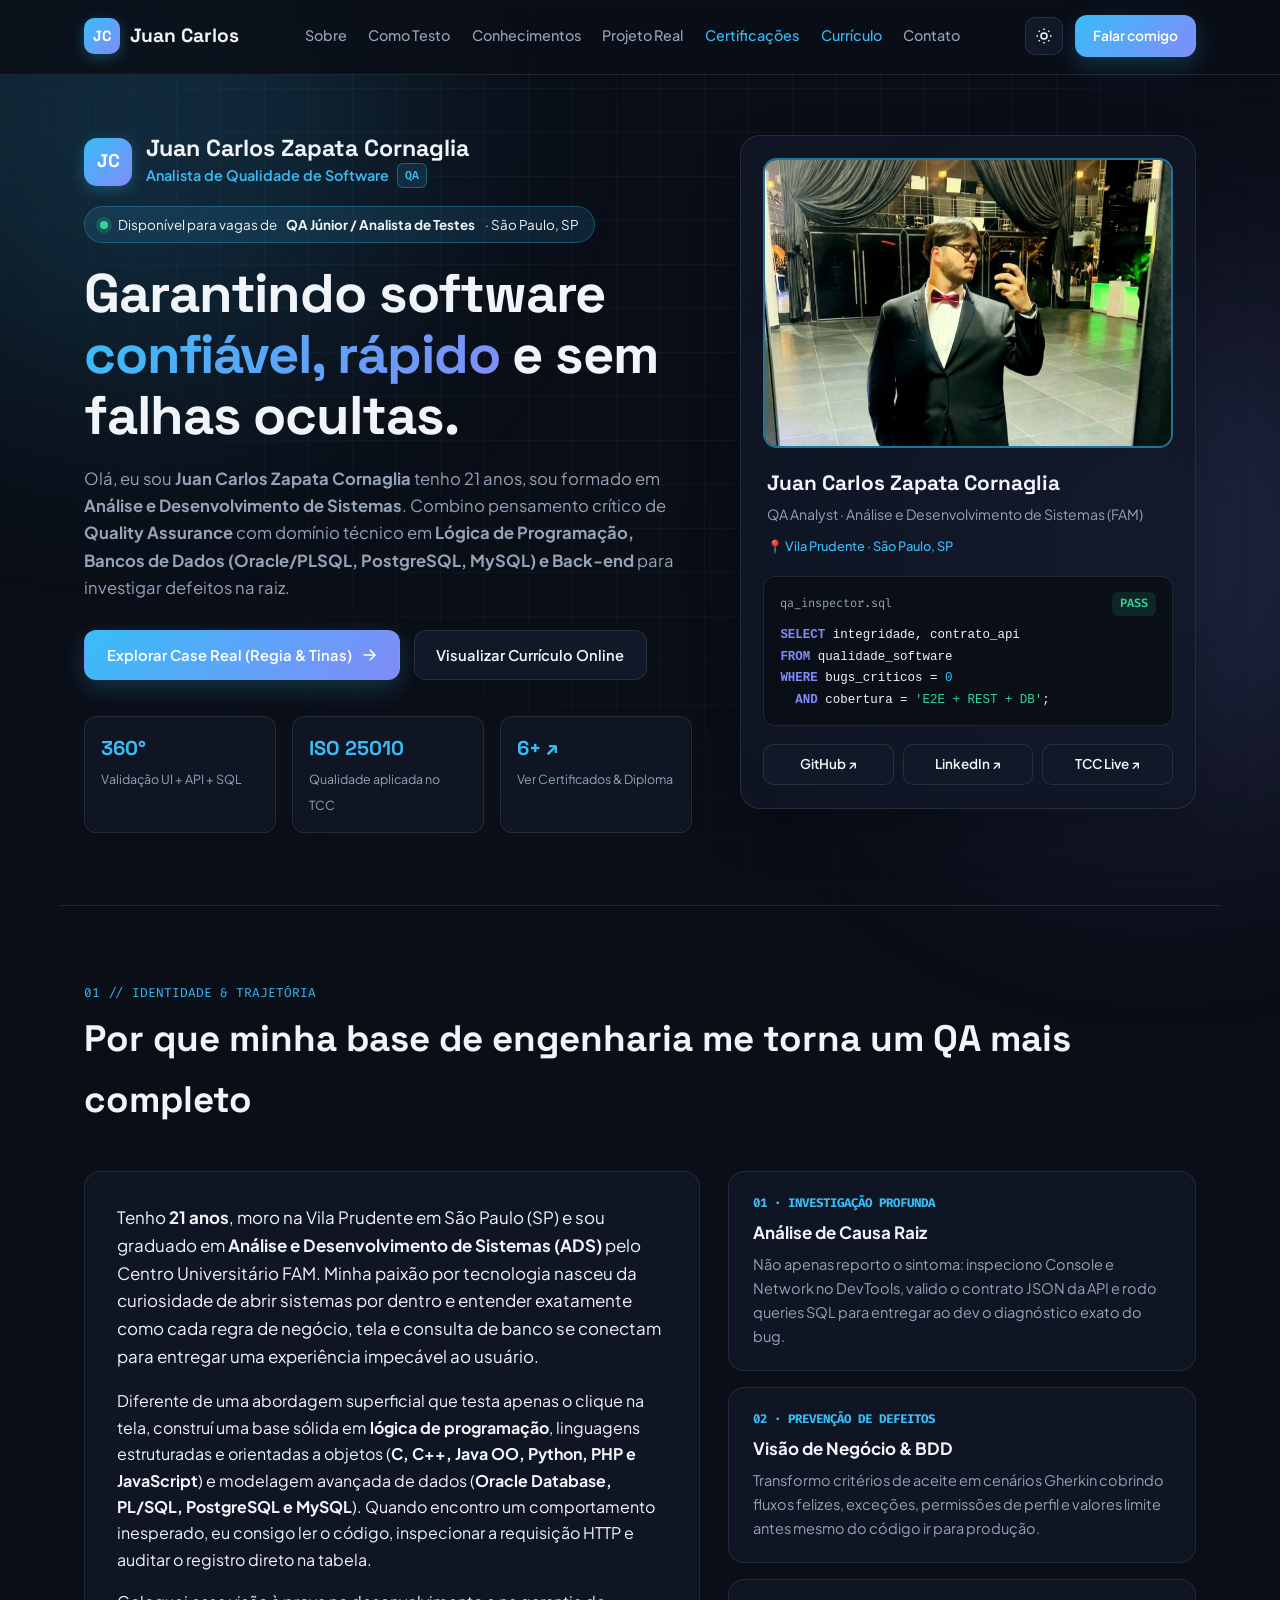
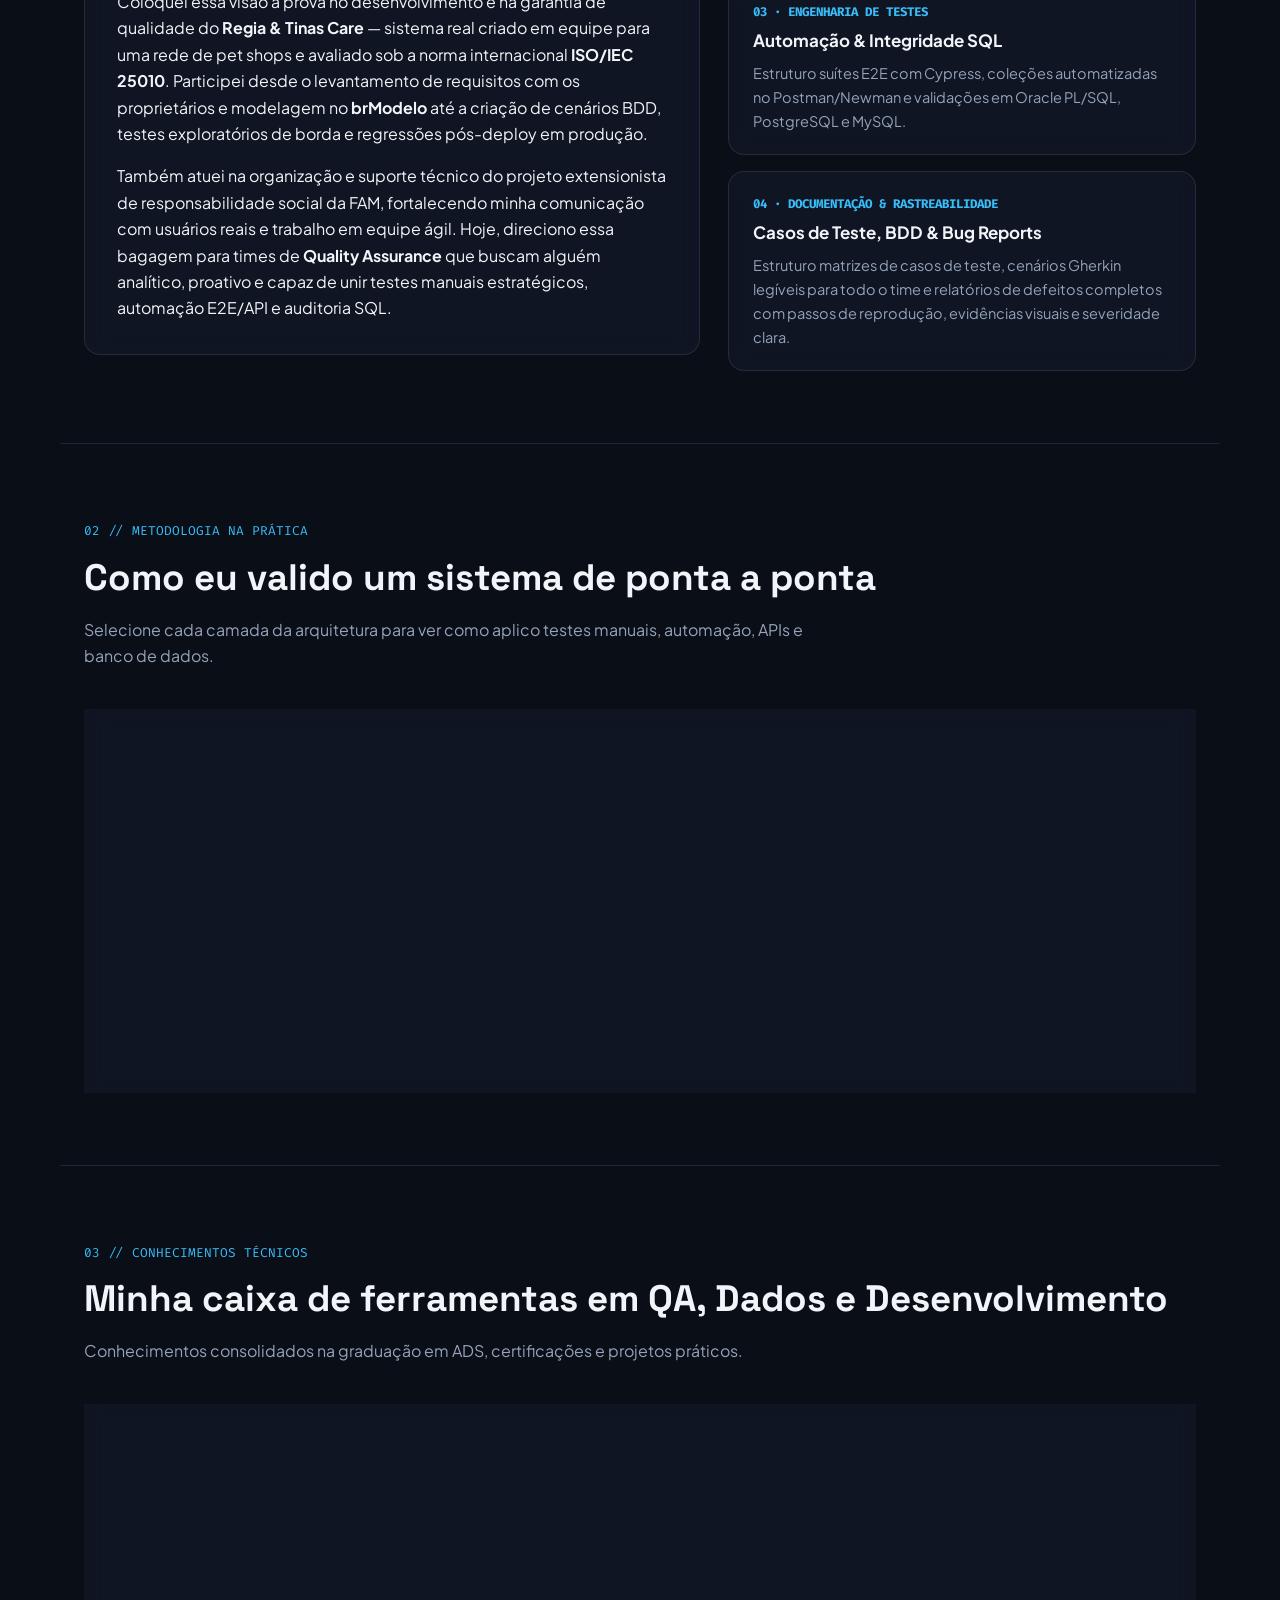
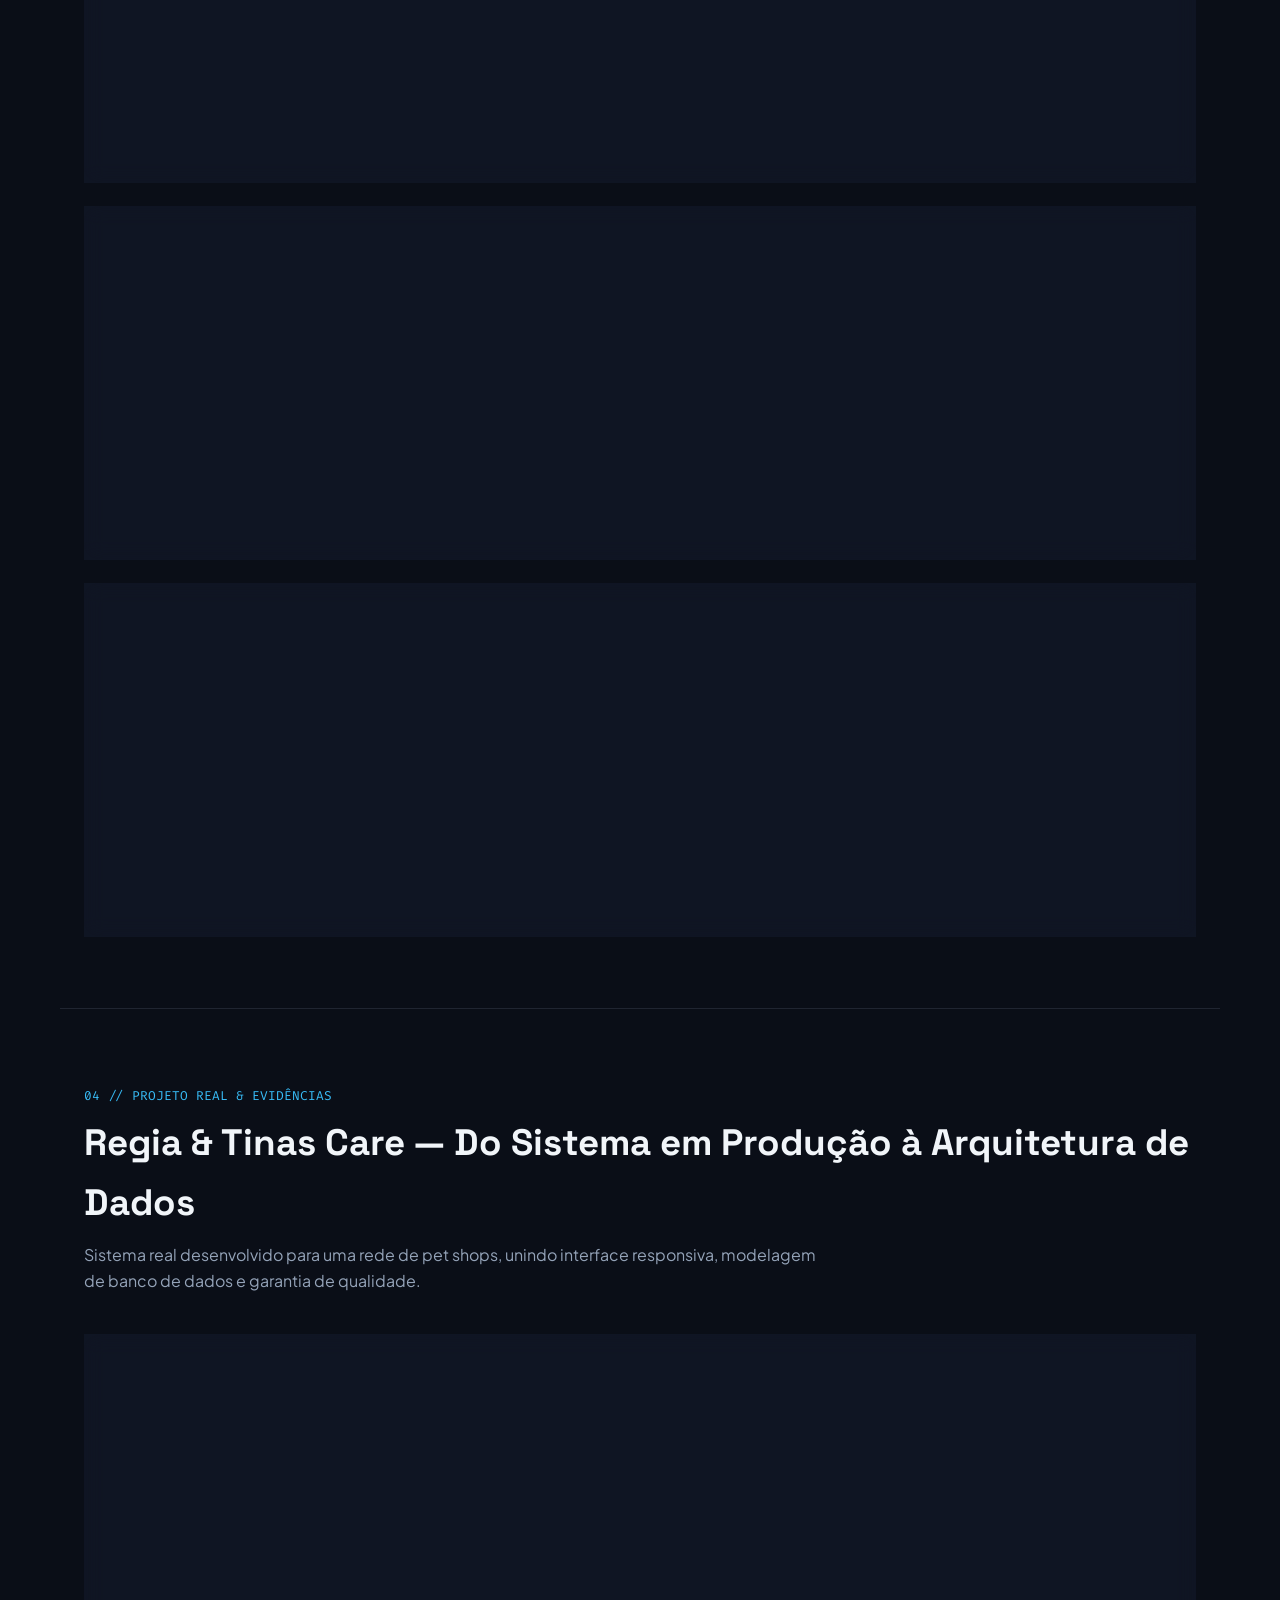
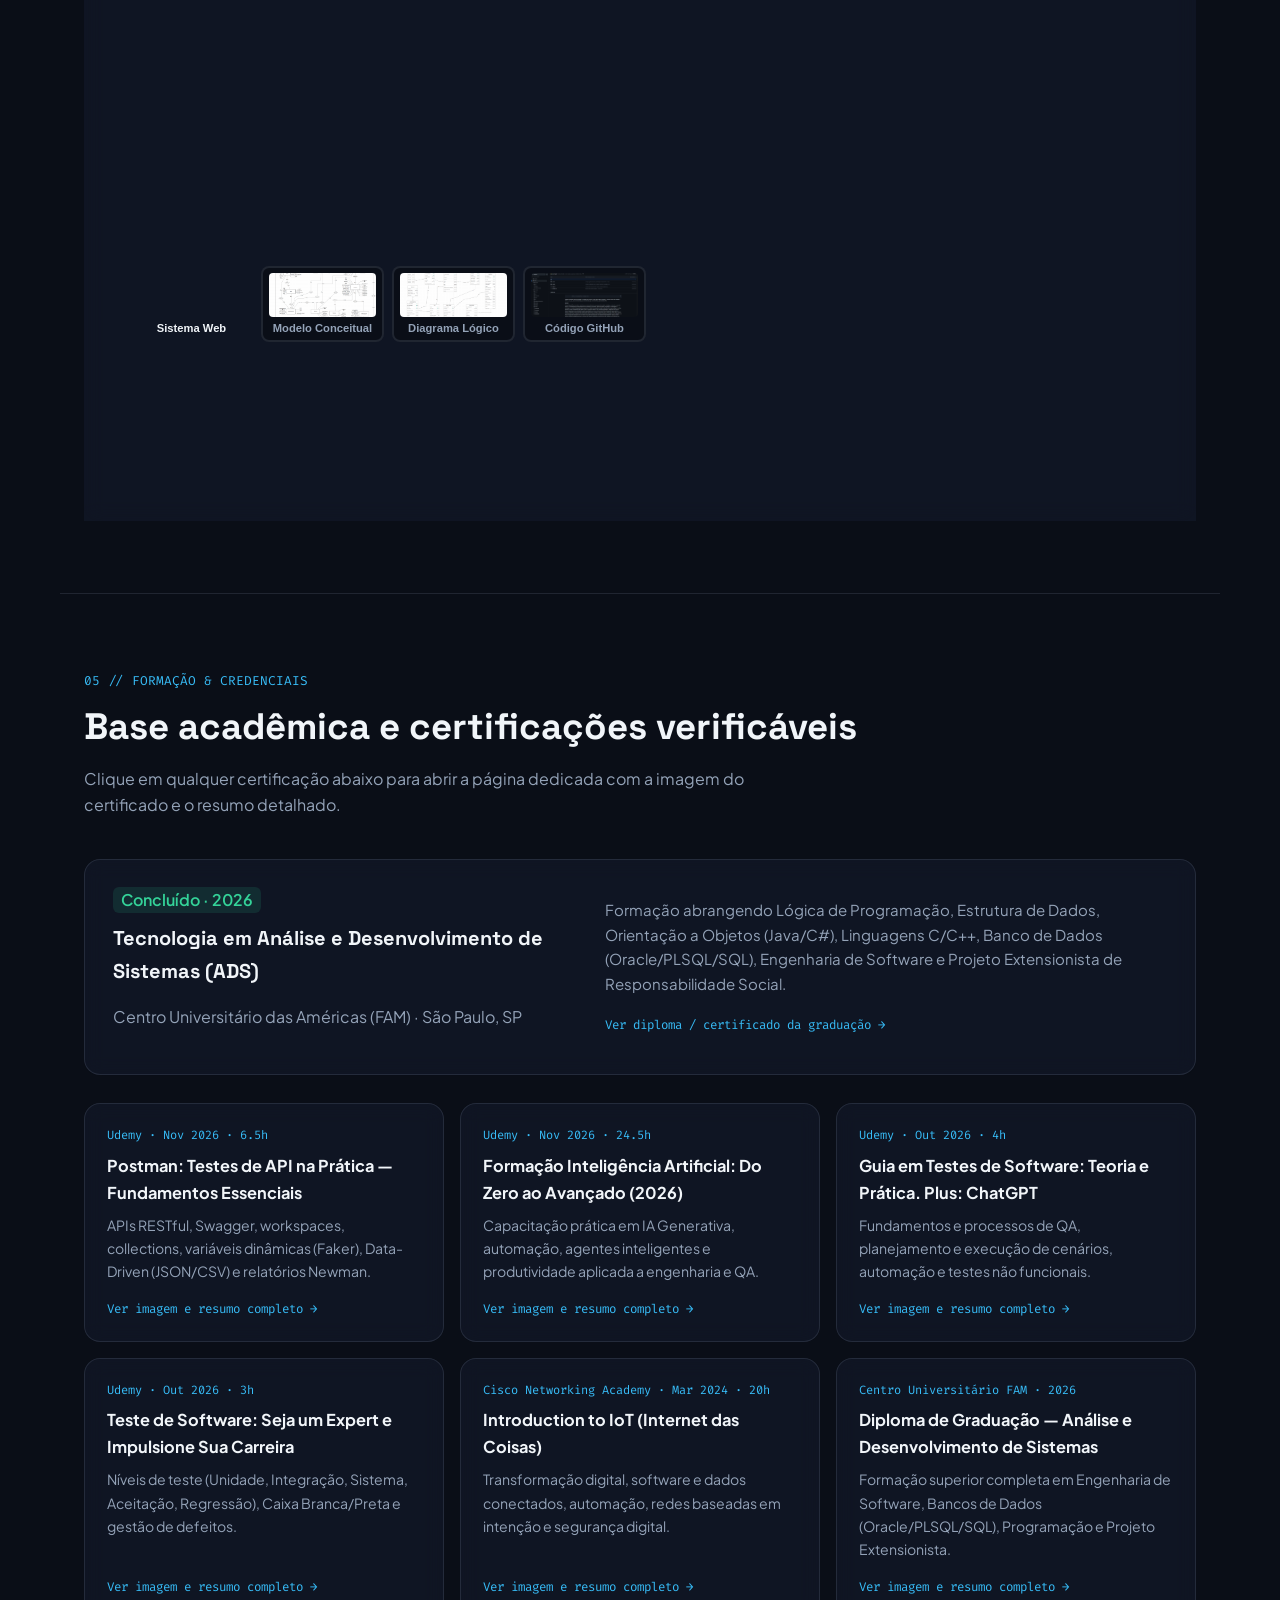
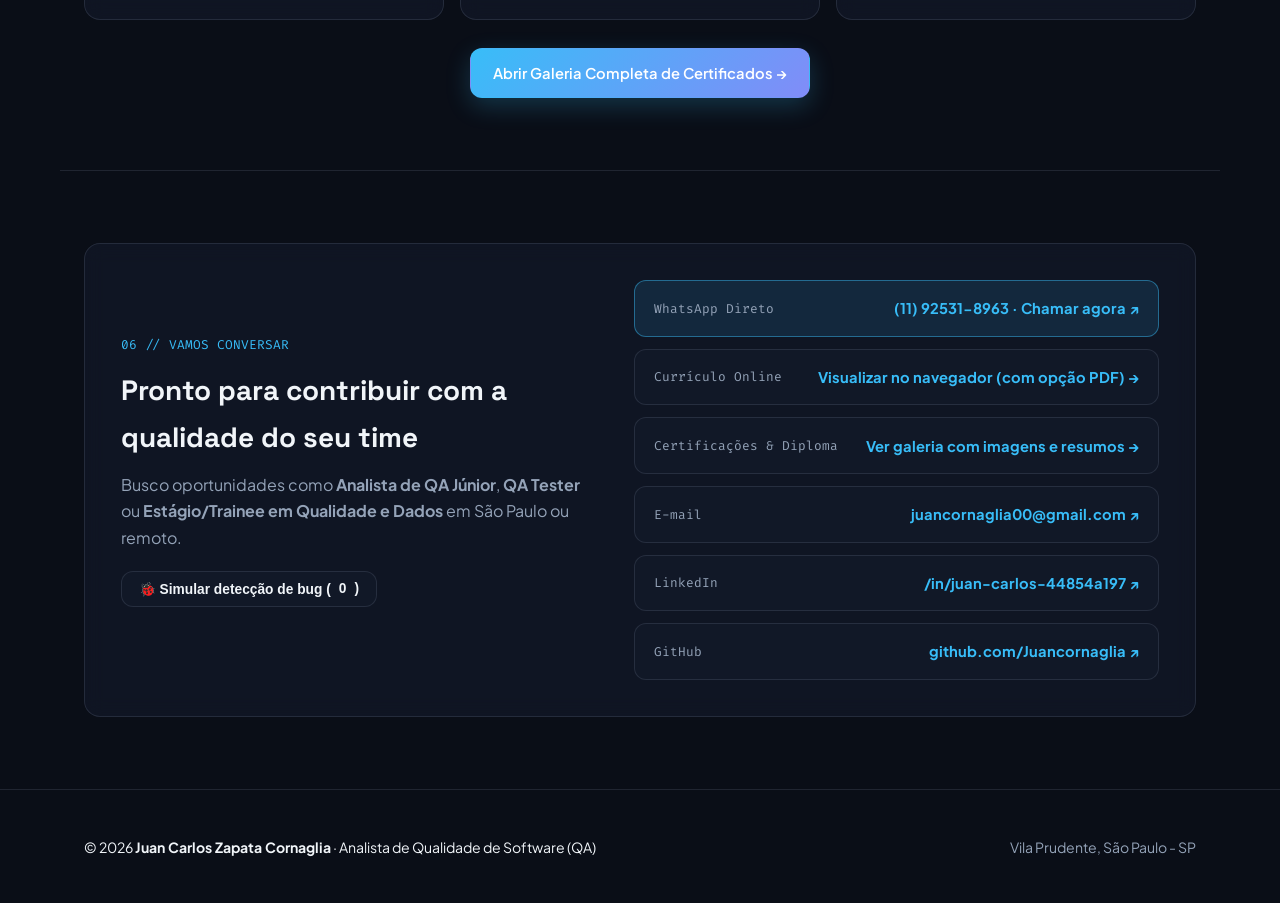
<file: portfolio-juan-qa-v7/index.html>
<!DOCTYPE html>
<html lang="pt-BR" data-theme="dark">
<head>
  <meta charset="UTF-8">
  <meta name="viewport" content="width=device-width, initial-scale=1.0">
  <title>Juan Carlos | Quality Assurance</title>
  <meta name="description" content="Portfólio de Juan Carlos Zapata Cornaglia — Analista de Garantia da Qualidade de Software (QA) com base sólida em Lógica de Programação, Oracle/PLSQL, PostgreSQL/MySQL, PHP, Java OO, C/C++, Python (IoT & Flask) e Automação E2E/API.">
  <meta name="theme-color" content="#0A0E17">

  <!-- Favicon com o ícone JC -->
  <link rel="icon" type="image/svg+xml" href="data:image/svg+xml,%3Csvg xmlns='http://www.w3.org/2000/svg' viewBox='0 0 64 64'%3E%3Cdefs%3E%3ClinearGradient id='g' x1='0' y1='0' x2='1' y2='1'%3E%3Cstop offset='0%25' stop-color='%2338bdf8'/%3E%3Cstop offset='100%25' stop-color='%23818cf8'/%3E%3C/linearGradient%3E%3C/defs%3E%3Crect width='64' height='64' rx='16' fill='url(%23g)'/%3E%3Ctext x='50%25' y='54%25' dominant-baseline='middle' text-anchor='middle' fill='%23ffffff' font-family='sans-serif' font-weight='800' font-size='28'%3EJC%3C/text%3E%3C/svg%3E">

  <link rel="preconnect" href="https://fonts.googleapis.com">
  <link rel="preconnect" href="https://fonts.gstatic.com" crossorigin>
  <link href="https://fonts.googleapis.com/css2?family=Space+Grotesk:wght@500;600;700&family=Plus+Jakarta+Sans:wght@400;500;600;700&family=Fira+Code:wght@400;500;600&display=swap" rel="stylesheet">
  <link rel="stylesheet" href="styles.css">
</head>
<body>
  <div class="bg-grid" aria-hidden="true"></div>
  <div class="bg-glow bg-glow--1" aria-hidden="true"></div>
  <div class="bg-glow bg-glow--2" aria-hidden="true"></div>

  <a class="skip-link" href="#main">Pular para o conteúdo</a>

  <!-- ============ HEADER ============ -->
  <header class="header">
    <div class="container header__inner">
      <a href="#inicio" class="logo">
        <span class="logo__badge">JC</span>
        <span class="logo__text">Juan Carlos</span>
      </a>

      <nav class="nav" id="nav-menu" aria-label="Menu principal">
        <a href="#sobre" class="nav__link">Sobre</a>
        <a href="#arquitetura-qa" class="nav__link">Como Testo</a>
        <a href="#stack" class="nav__link">Conhecimentos</a>
        <a href="#case-tcc" class="nav__link">Projeto Real</a>
        <a href="certificados.html" class="nav__link nav__link--highlight">Certificações</a>
        <a href="curriculo.html" class="nav__link nav__link--highlight">Currículo</a>
        <a href="#contato" class="nav__link">Contato</a>
      </nav>

      <div class="header__actions">
        <button type="button" class="theme-btn" id="theme-toggle" aria-label="Alternar tema claro ou escuro" title="Alternar tema">
          <svg class="icon-sun" viewBox="0 0 24 24"><circle cx="12" cy="12" r="4"></circle><path d="M12 2v2M12 20v2M4.9 4.9l1.4 1.4M17.7 17.7l1.4 1.4M2 12h2M20 12h2M4.9 19.1l1.4-1.4M17.7 6.3l1.4-1.4"></path></svg>
          <svg class="icon-moon" viewBox="0 0 24 24"><path d="M20 14.5A8 8 0 0 1 9.5 4 8 8 0 1 0 20 14.5z"></path></svg>
        </button>
        <a href="https://wa.me/5511925318963?text=Ol%C3%A1%20Juan%20Carlos!%20Vi%20seu%20portf%C3%B3lio%20de%20QA%20e%20gostaria%20de%20conversar." target="_blank" rel="noopener" class="btn btn--sm btn--primary hide-mobile">
          Falar comigo
        </a>
        <button type="button" class="burger" id="nav-toggle" aria-expanded="false" aria-controls="nav-menu" aria-label="Abrir navegação">
          <span></span><span></span><span></span>
        </button>
      </div>
    </div>
    <div class="progress-bar" id="scroll-progress"></div>
  </header>

  <main id="main">
    <!-- ============ HERO ============ -->
    <section class="hero container" id="inicio">
      <div class="hero__grid">
        <!-- Coluna Esquerda -->
        <div class="hero__main reveal">
          <div class="brand-hero">
            <span class="logo__badge logo__badge--lg">JC</span>
            <div>
              <span class="brand-hero__name">Juan Carlos Zapata Cornaglia</span>
              <span class="brand-hero__role">Analista de Qualidade de Software <em class="qa-pill">QA</em></span>
            </div>
          </div>

          <div class="status-pill">
            <span class="pulse"></span>
            Disponível para vagas de <strong>QA Júnior / Analista de Testes</strong> · São Paulo, SP
          </div>

          <h1 class="hero__title">
            Garantindo software <span class="gradient-text">confiável, rápido</span> e sem falhas ocultas.
          </h1>

          <p class="hero__desc">
            Olá, eu sou <strong>Juan Carlos Zapata Cornaglia</strong> tenho 21 anos, sou formado em <strong>Análise e Desenvolvimento de Sistemas</strong>. Combino pensamento crítico de <strong>Quality Assurance</strong> com domínio técnico em <strong>Lógica de Programação, Bancos de Dados (Oracle/PLSQL, PostgreSQL, MySQL) e Back-end</strong> para investigar defeitos na raiz.
          </p>

          <div class="hero__cta">
            <a href="#case-tcc" class="btn btn--primary">
              Explorar Case Real (Regia &amp; Tinas)
              <svg viewBox="0 0 24 24" class="btn-icon"><path d="M5 12h14M13 5l7 7-7 7"/></svg>
            </a>
            <a href="curriculo.html" class="btn btn--ghost">
              Visualizar Currículo Online
            </a>
          </div>

          <div class="hero__metrics">
            <div class="metric-box">
              <span class="metric-box__num">360°</span>
              <span class="metric-box__label">Validação UI + API + SQL</span>
            </div>
            <div class="metric-box">
              <span class="metric-box__num">ISO 25010</span>
              <span class="metric-box__label">Qualidade aplicada no TCC</span>
            </div>
            <a href="certificados.html" class="metric-box metric-box--link">
              <span class="metric-box__num">6+ ↗</span>
              <span class="metric-box__label">Ver Certificados &amp; Diploma</span>
            </a>
          </div>
        </div>

        <!-- Coluna Direita: Foto maior + textos abaixo -->
        <aside class="hero__card reveal">
          <div class="profile-card">
            <div class="profile-card__photo-frame">
              <img src="assets/img/juan.jpeg" alt="Foto de Juan Carlos Zapata Cornaglia" class="profile-card__photo" onerror="this.style.display='none'; this.nextElementSibling.style.display='flex';">
              <div class="profile-card__fallback" style="display:none;">JC</div>
            </div>

            <div class="profile-card__identity">
              <h2>Juan Carlos Zapata Cornaglia</h2>
              <p class="profile-card__subtitle">QA Analyst · Análise e Desenvolvimento de Sistemas (FAM)</p>
              <span class="loc-tag">📍 Vila Prudente · São Paulo, SP</span>
            </div>

            <div class="profile-card__code">
              <div class="code-header">
                <span>qa_inspector.sql</span>
                <span class="badge-ok">PASS</span>
              </div>
              <pre><code><span class="c-kw">SELECT</span> integridade, contrato_api
<span class="c-kw">FROM</span> qualidade_software
<span class="c-kw">WHERE</span> bugs_criticos = <span class="c-num">0</span>
  <span class="c-kw">AND</span> cobertura = <span class="c-str">'E2E + REST + DB'</span>;</code></pre>
            </div>

            <div class="profile-card__links">
              <a href="https://github.com/Juancornaglia" target="_blank" rel="noopener" aria-label="GitHub">GitHub ↗</a>
              <a href="https://www.linkedin.com/in/juan-carlos-44854a197/" target="_blank" rel="noopener" aria-label="LinkedIn">LinkedIn ↗</a>
              <a href="https://regia-tinas.onrender.com/" target="_blank" rel="noopener" aria-label="Site TCC">TCC Live ↗</a>
            </div>
          </div>
        </aside>
      </div>
    </section>

    <!-- ============ 01. SOBRE MIM (4 PILARES NA DIREITA) ============ -->
    <section class="section container" id="sobre">
      <div class="section-head reveal">
        <span class="kicker">01 // IDENTIDADE &amp; TRAJETÓRIA</span>
        <h2>Por que minha base de engenharia me torna um QA mais completo</h2>
      </div>

      <div class="about-grid">
        <div class="card about-story reveal">
          <p class="lead">
            Tenho <strong>21 anos</strong>, moro na Vila Prudente em São Paulo (SP) e sou graduado em <strong>Análise e Desenvolvimento de Sistemas (ADS)</strong> pelo Centro Universitário FAM. Minha paixão por tecnologia nasceu da curiosidade de abrir sistemas por dentro e entender exatamente como cada regra de negócio, tela e consulta de banco se conectam para entregar uma experiência impecável ao usuário.
          </p>
          <p>
            Diferente de uma abordagem superficial que testa apenas o clique na tela, construí uma base sólida em <strong>lógica de programação</strong>, linguagens estruturadas e orientadas a objetos (<strong>C, C++, Java OO, Python, PHP e JavaScript</strong>) e modelagem avançada de dados (<strong>Oracle Database, PL/SQL, PostgreSQL e MySQL</strong>). Quando encontro um comportamento inesperado, eu consigo ler o código, inspecionar a requisição HTTP e auditar o registro direto na tabela.
          </p>
          <p>
            Coloquei essa visão à prova no desenvolvimento e na garantia de qualidade do <strong>Regia &amp; Tinas Care</strong> — sistema real criado em equipe para uma rede de pet shops e avaliado sob a norma internacional <strong>ISO/IEC 25010</strong>. Participei desde o levantamento de requisitos com os proprietários e modelagem no <strong>brModelo</strong> até a criação de cenários BDD, testes exploratórios de borda e regressões pós-deploy em produção.
          </p>
          <p>
            Também atuei na organização e suporte técnico do projeto extensionista de responsabilidade social da FAM, fortalecendo minha comunicação com usuários reais e trabalho em equipe ágil. Hoje, direciono essa bagagem para times de <strong>Quality Assurance</strong> que buscam alguém analítico, proativo e capaz de unir testes manuais estratégicos, automação E2E/API e auditoria SQL.
          </p>
        </div>

        <div class="about-cards">
          <div class="card mini-feature reveal">
            <div class="mini-feature__icon">01 · INVESTIGAÇÃO PROFUNDA</div>
            <h3>Análise de Causa Raiz</h3>
            <p>Não apenas reporto o sintoma: inspeciono Console e Network no DevTools, valido o contrato JSON da API e rodo queries SQL para entregar ao dev o diagnóstico exato do bug.</p>
          </div>
          <div class="card mini-feature reveal">
            <div class="mini-feature__icon">02 · PREVENÇÃO DE DEFEITOS</div>
            <h3>Visão de Negócio &amp; BDD</h3>
            <p>Transformo critérios de aceite em cenários Gherkin cobrindo fluxos felizes, exceções, permissões de perfil e valores limite antes mesmo do código ir para produção.</p>
          </div>
          <div class="card mini-feature reveal">
            <div class="mini-feature__icon">03 · ENGENHARIA DE TESTES</div>
            <h3>Automação &amp; Integridade SQL</h3>
            <p>Estruturo suítes E2E com Cypress, coleções automatizadas no Postman/Newman e validações em Oracle PL/SQL, PostgreSQL e MySQL.</p>
          </div>
          <div class="card mini-feature reveal">
            <div class="mini-feature__icon">04 · DOCUMENTAÇÃO &amp; RASTREABILIDADE</div>
            <h3>Casos de Teste, BDD &amp; Bug Reports</h3>
            <p>Estruturo matrizes de casos de teste, cenários Gherkin legíveis para todo o time e relatórios de defeitos completos com passos de reprodução, evidências visuais e severidade clara.</p>
          </div>
        </div>
      </div>
    </section>

    <!-- ============ 02. LABORATÓRIO DE QA ============ -->
    <section class="section container" id="arquitetura-qa">
      <div class="section-head reveal">
        <span class="kicker">02 // METODOLOGIA NA PRÁTICA</span>
        <h2>Como eu valido um sistema de ponta a ponta</h2>
        <p class="section-sub">Selecione cada camada da arquitetura para ver como aplico testes manuais, automação, APIs e banco de dados.</p>
      </div>

      <div class="qa-lab card reveal">
        <div class="qa-lab__tabs" role="tablist" aria-label="Camadas de Teste">
          <button type="button" class="lab-tab is-active" role="tab" aria-selected="true" data-target="camada-ui">
            <span class="step-num">01</span> Interface &amp; Exploratório
          </button>
          <button type="button" class="lab-tab" role="tab" aria-selected="false" data-target="camada-e2e">
            <span class="step-num">02</span> Automação E2E (Cypress)
          </button>
          <button type="button" class="lab-tab" role="tab" aria-selected="false" data-target="camada-api">
            <span class="step-num">03</span> Contratos &amp; APIs REST
          </button>
          <button type="button" class="lab-tab" role="tab" aria-selected="false" data-target="camada-db">
            <span class="step-num">04</span> Banco de Dados &amp; PL/SQL
          </button>
        </div>

        <div class="qa-lab__body">
          <!-- Camada 1 -->
          <div class="lab-panel is-active" id="camada-ui">
            <div class="lab-panel__text">
              <h3>Testes Funcionais, Exploratórios e Relato de Bugs</h3>
              <p>Executo jornadas completas testando entradas inesperadas, valores negativos, campos vazios e responsividade. Todo defeito encontrado é documentado com passos de reprodução, evidência visual, logs de rede e impacto no negócio.</p>
              <ul class="check-list">
                <li>Smoke Tests, Testes Funcionais e Regressão pós-deploy</li>
                <li>Inspeção de requisições HTTP e erros JS via Chrome DevTools</li>
                <li>Escrita de cenários claros usando BDD / Gherkin</li>
              </ul>
            </div>
            <div class="lab-panel__demo">
              <div class="demo-box">
                <div class="demo-box__bar"><span>Relatório de Defeito · Jira</span><span class="badge-danger">Severidade: Alta</span></div>
                <div class="demo-box__content">
                  <p><strong>[BUG-108]</strong> Cadastro de produto permite quantidade negativa em estoque</p>
                  <p class="code-line">Input enviado: <code>quantidade = -5</code> | Esperado: <code>HTTP 400 / Bloqueio UI</code></p>
                  <p class="code-line">Evidência: Payload capturado + print + query de verificação no banco.</p>
                </div>
              </div>
            </div>
          </div>

          <!-- Camada 2 -->
          <div class="lab-panel" id="camada-e2e" hidden>
            <div class="lab-panel__text">
              <h3>Automação Web Ponta a Ponta com Cypress &amp; Pytest</h3>
              <p>Automatizo fluxos críticos repetitivos — como autenticação por perfil, agendamentos e movimentação de estoque — garantindo agilidade nas entregas sem quebrar funcionalidades existentes.</p>
              <ul class="check-list">
                <li>Seletores resilientes e asserções explícitas de estado</li>
                <li>Testes de fluxos positivos e mensagens de erro obrigatórias</li>
                <li>Integração com pipelines Git/GitHub</li>
              </ul>
            </div>
            <div class="lab-panel__demo">
              <div class="demo-box">
                <div class="demo-box__bar"><span>cypress/e2e/regia_tinas.cy.js</span><span class="badge-ok">4/4 Passing</span></div>
                <pre class="demo-code"><code><span class="c-ok">✓</span> autentica administrador e carrega unidade Matriz (0.41s)
<span class="c-ok">✓</span> bloqueia agendamento duplicado no mesmo horário (0.53s)
<span class="c-ok">✓</span> atualiza saldo de estoque após pedido aprovado (0.62s)
<span class="c-ok">✓</span> restringe acesso financeiro para perfil operacional (0.38s)</code></pre>
              </div>
            </div>
          </div>

          <!-- Camada 3 -->
          <div class="lab-panel" id="camada-api" hidden>
            <div class="lab-panel__text">
              <h3>Validação de APIs RESTful com Postman, Newman &amp; Swagger</h3>
              <p>Testo a comunicação direta entre cliente e servidor (Back-end Python/Flask e PHP), conferindo status codes, estrutura do JSON, autenticação por token/sessão e tratamento de exceções.</p>
              <ul class="check-list">
                <li>Validação de contratos OpenAPI / Swagger</li>
                <li>Testes orientados a dados (Data-Driven) e variáveis de ambiente</li>
                <li>Execução automatizada via linha de comando com Newman CLI</li>
              </ul>
            </div>
            <div class="lab-panel__demo">
              <div class="demo-box">
                <div class="demo-box__bar"><span>POST /api/v1/agendamentos</span><span class="badge-ok">201 Created · 94ms</span></div>
                <pre class="demo-code"><code>{
  "agendamento_id": 219,
  "unidade": "São Caetano",
  "servico": "Banho e Tosa",
  "status": "CONFIRMADO"
}
<span class="c-ok">✓ Status Code 201 | ✓ Schema validado | ✓ Tempo &lt; 200ms</span></code></pre>
              </div>
            </div>
          </div>

          <!-- Camada 4 -->
          <div class="lab-panel" id="camada-db" hidden>
            <div class="lab-panel__text">
              <h3>Auditoria de Dados em Oracle PL/SQL, PostgreSQL &amp; MySQL</h3>
              <p>Com conhecimento sólido em modelagem relacional e programação de banco de dados, valido se cada operação da aplicação respeitou constraints, chaves estrangeiras, triggers e regras de negócio.</p>
              <ul class="check-list">
                <li>Consultas complexas com JOINs e subqueries para auditar registros</li>
                <li>Conhecimento em Oracle Database, blocos PL/SQL, PostgreSQL e MySQL</li>
                <li>Modelagem conceitual e lógica (MER/DER) no brModelo</li>
              </ul>
            </div>
            <div class="lab-panel__demo">
              <div class="demo-box">
                <div class="demo-box__bar"><span>Oracle PL/SQL &amp; PostgreSQL Audit</span><span class="badge-ok">Integridade OK</span></div>
                <pre class="demo-code"><code><span class="c-kw">SELECT</span> l.nome_loja, p.nome_produto, p.quantidade_estoque
<span class="c-kw">FROM</span> produto p
<span class="c-kw">INNER JOIN</span> loja l <span class="c-kw">ON</span> p.id_loja = l.id_loja
<span class="c-kw">WHERE</span> p.quantidade_estoque &lt; <span class="c-num">0</span>;
<span class="c-ok">-- Resultado: 0 linhas retornadas (Constraint validada)</span></code></pre>
              </div>
            </div>
          </div>
        </div>
      </div>
    </section>

    <!-- ============ 03. CONHECIMENTOS & STACK COMPLETA ============ -->
    <section class="section container" id="stack">
      <div class="section-head reveal">
        <span class="kicker">03 // CONHECIMENTOS TÉCNICOS</span>
        <h2>Minha caixa de ferramentas em QA, Dados e Desenvolvimento</h2>
        <p class="section-sub">Conhecimentos consolidados na graduação em ADS, certificações e projetos práticos.</p>
      </div>

      <div class="skills-categories">
        <div class="card skill-group reveal">
          <div class="skill-group__head">
            <span class="group-tag">Qualidade de Software</span>
            <h3>Testes, Automação &amp; APIs</h3>
          </div>
          <div class="badge-grid">
            <div class="tech-pill"><strong>Qualidade de Software</strong><span>ISO/IEC 25010, Plano e Casos de Teste</span></div>
            <div class="tech-pill"><strong>Testes Manuais &amp; Exploratórios</strong><span>Smoke, Funcional, Regressão e Borda</span></div>
            <div class="tech-pill"><strong>Cypress</strong><span>Automação E2E em JavaScript</span></div>
            <div class="tech-pill"><strong>Postman &amp; Newman</strong><span>Testes e automação CLI de APIs REST</span></div>
            <div class="tech-pill"><strong>Swagger / OpenAPI</strong><span>Validação de contratos e endpoints</span></div>
            <div class="tech-pill"><strong>BDD / Gherkin</strong><span>Cenários orientados a comportamento</span></div>
            <div class="tech-pill"><strong>Pytest &amp; DevTools</strong><span>Automação Python e inspeção Web</span></div>
            <div class="tech-pill"><strong>Jira &amp; Metodologias Ágeis</strong><span>Scrum, Kanban e gestão de defeitos</span></div>
          </div>
        </div>

        <div class="card skill-group reveal">
          <div class="skill-group__head">
            <span class="group-tag">Dados &amp; Modelagem</span>
            <h3>Bancos de Dados &amp; PL/SQL</h3>
          </div>
          <div class="badge-grid">
            <div class="tech-pill"><strong>Oracle Database</strong><span>Arquitetura relacional e consultas</span></div>
            <div class="tech-pill"><strong>PL/SQL</strong><span>Procedures, functions, triggers e blocos</span></div>
            <div class="tech-pill"><strong>PostgreSQL</strong><span>Modelagem, constraints e produção</span></div>
            <div class="tech-pill"><strong>MySQL</strong><span>Bancos relacionais e integração Web</span></div>
            <div class="tech-pill"><strong>brModelo (MER / DER)</strong><span>Diagramas Conceitual e Lógico</span></div>
            <div class="tech-pill"><strong>Auditoria SQL</strong><span>Validação de integridade UI vs. Banco</span></div>
          </div>
        </div>

        <div class="card skill-group reveal">
          <div class="skill-group__head">
            <span class="group-tag">Engenharia &amp; Código</span>
            <h3>Programação, Web &amp; IoT</h3>
          </div>
          <div class="badge-grid">
            <div class="tech-pill"><strong>Lógica de Programação</strong><span>Algoritmos, estruturas de dados e análise</span></div>
            <div class="tech-pill"><strong>Java (Orientação a Objetos)</strong><span>Classes, herança, polimorfismo e POO</span></div>
            <div class="tech-pill"><strong>C &amp; C++</strong><span>Programação estruturada e memória</span></div>
            <div class="tech-pill"><strong>Python (Back-end &amp; IoT)</strong><span>Flask, scripts e Internet das Coisas</span></div>
            <div class="tech-pill"><strong>PHP (Back-end &amp; BD)</strong><span>Integração servidor e bancos relacionais</span></div>
            <div class="tech-pill"><strong>HTML5, CSS3 &amp; JavaScript</strong><span>Front-end responsivo e manipulação DOM</span></div>
            <div class="tech-pill"><strong>Git &amp; GitHub</strong><span>Controle de versão e repositórios</span></div>
            <div class="tech-pill"><strong>IA Aplicada</strong><span>ChatGPT, Gemini e Copilot para QA</span></div>
          </div>
        </div>
      </div>
    </section>

    <!-- ============ 04. CASE REAL + GALERIA NA ORDEM PEDIDA ============ -->
    <section class="section container" id="case-tcc">
      <div class="section-head reveal">
        <span class="kicker">04 // PROJETO REAL &amp; EVIDÊNCIAS</span>
        <h2>Regia &amp; Tinas Care — Do Sistema em Produção à Arquitetura de Dados</h2>
        <p class="section-sub">Sistema real desenvolvido para uma rede de pet shops, unindo interface responsiva, modelagem de banco de dados e garantia de qualidade.</p>
      </div>

      <div class="showcase card reveal">
        <div class="showcase__grid">
          <div class="showcase__media">
            <div class="media-viewer">
              <div class="media-viewer__top">
                <span id="viewer-title" class="viewer-title">1. Interface Web em Produção (Regia &amp; Tinas Care)</span>
                <button type="button" class="zoom-btn" id="open-lightbox" title="Ampliar imagem">⤢ Ampliar</button>
              </div>

              <div class="media-viewer__stage" id="stage-trigger">
                <img id="viewer-img" src="assets/img/site_regia.png" alt="Interface Web em Produção Regia e Tinas Care">
              </div>

              <div class="media-thumbs" role="tablist" aria-label="Galeria de evidências do projeto">
                <button type="button" class="thumb is-active" data-src="assets/img/site_regia.png" data-title="1. Interface Web em Produção (Regia &amp; Tinas Care)">
                  <img src="assets/img/site_regia.png" alt="Miniatura Sistema Web">
                  <span>Sistema Web</span>
                </button>
                <button type="button" class="thumb" data-src="assets/img/diagrma_conceitual.png" data-title="2. Modelo Conceitual MER (brModelo)">
                  <img src="assets/img/diagrma_conceitual.png" alt="Miniatura Modelo Conceitual">
                  <span>Modelo Conceitual</span>
                </button>
                <button type="button" class="thumb" data-src="assets/img/diagrama_logico.png" data-title="3. Diagrama Lógico Relacional (brModelo)">
                  <img src="assets/img/diagrama_logico.png" alt="Miniatura Diagrama Lógico">
                  <span>Diagrama Lógico</span>
                </button>
                <button type="button" class="thumb" data-src="assets/img/git_site.png" data-title="4. Repositório e Estrutura de Código no GitHub">
                  <img src="assets/img/git_site.png" alt="Miniatura GitHub">
                  <span>Código GitHub</span>
                </button>
              </div>
            </div>
          </div>

          <div class="showcase__info">
            <span class="badge-accent">Case Principal · TCC ADS (FAM)</span>
            <h3>Arquitetura, Banco de Dados e Testes em Produção</h3>
            <p>
              O <strong>Regia &amp; Tinas Care</strong> centraliza a operação de múltiplas unidades de pet shop: controle de estoque individual por loja, agendamentos de banho e tosa, cadastro de pets/tutores, gestão de funcionários e controle de pedidos/fornecedores.
            </p>

            <div class="deliverables">
              <div class="deliv-item">
                <strong>Modelagem &amp; SQL:</strong> Criação dos diagramas Conceitual e Lógico no <em>brModelo</em> e implementação completa em <em>PostgreSQL</em> com chaves primárias, estrangeiras e regras de integridade.
              </div>
              <div class="deliv-item">
                <strong>Garantia de Qualidade (ISO/IEC 25010):</strong> Planejamento de cenários BDD, testes exploratórios de regras de negócio (bloqueio de conflito de horários e estoque) e testes regressivos após cada deploy.
              </div>
            </div>

            <div class="tag-row">
              <span>PostgreSQL</span>
              <span>SQL</span>
              <span>brModelo</span>
              <span>Python (Flask)</span>
              <span>HTML/CSS/JS</span>
              <span>Testes E2E</span>
              <span>ISO/IEC 25010</span>
            </div>

            <div class="showcase__buttons">
              <a href="https://regia-tinas.onrender.com/" target="_blank" rel="noopener" class="btn btn--primary">Acessar Site ao Vivo ↗</a>
              <a href="https://github.com/Juancornaglia/Regia_tinas/tree/main/home" target="_blank" rel="noopener" class="btn btn--ghost">Código Front/Back ↗</a>
              <a href="https://github.com/Juancornaglia/BANCO_DE_DADOS_FACUL/blob/main/BANCO_DE_DADOS_FACUL.SQL" target="_blank" rel="noopener" class="btn btn--ghost">Script SQL Completo ↗</a>
            </div>

            <div class="brmodelo-links">
              <a href="https://app.brmodeloweb.com/publicview/6afba7cd59bb1e9d0a7dbd46" target="_blank" rel="noopener">Abrir Modelo Conceitual Online ↗</a>
              <span>•</span>
              <a href="https://app.brmodeloweb.com/publicview/6afba80859bb1e9d0a7dbd5e" target="_blank" rel="noopener">Abrir Diagrama Lógico Online ↗</a>
            </div>
          </div>
        </div>
      </div>
    </section>

    <!-- ============ 05. FORMAÇÃO & CERTIFICAÇÕES ============ -->
    <section class="section container" id="trajetoria">
      <div class="section-head reveal">
        <span class="kicker">05 // FORMAÇÃO &amp; CREDENCIAIS</span>
        <h2>Base acadêmica e certificações verificáveis</h2>
        <p class="section-sub">Clique em qualquer certificação abaixo para abrir a página dedicada com a imagem do certificado e o resumo detalhado.</p>
      </div>

      <a href="certificados.html#cert-faculdade" class="edu-banner card reveal">
        <div>
          <span class="badge-ok">Concluído · 2026</span>
          <h3>Tecnologia em Análise e Desenvolvimento de Sistemas (ADS)</h3>
          <p class="muted">Centro Universitário das Américas (FAM) · São Paulo, SP</p>
        </div>
        <div class="edu-banner__right">
          <p class="edu-banner__detail">
            Formação abrangendo Lógica de Programação, Estrutura de Dados, Orientação a Objetos (Java/C#), Linguagens C/C++, Banco de Dados (Oracle/PLSQL/SQL), Engenharia de Software e Projeto Extensionista de Responsabilidade Social.
          </p>
          <span class="cert-cta">Ver diploma / certificado da graduação →</span>
        </div>
      </a>

      <div class="certs-grid">
        <a href="certificados.html#cert-postman" class="card cert-item reveal">
          <span class="cert-meta">Udemy · Nov 2026 · 6.5h</span>
          <h4>Postman: Testes de API na Prática — Fundamentos Essenciais</h4>
          <p>APIs RESTful, Swagger, workspaces, collections, variáveis dinâmicas (Faker), Data-Driven (JSON/CSV) e relatórios Newman.</p>
          <span class="cert-cta">Ver imagem e resumo completo →</span>
        </a>

        <a href="certificados.html#cert-ia" class="card cert-item reveal">
          <span class="cert-meta">Udemy · Nov 2026 · 24.5h</span>
          <h4>Formação Inteligência Artificial: Do Zero ao Avançado (2026)</h4>
          <p>Capacitação prática em IA Generativa, automação, agentes inteligentes e produtividade aplicada a engenharia e QA.</p>
          <span class="cert-cta">Ver imagem e resumo completo →</span>
        </a>

        <a href="certificados.html#cert-guia-qa" class="card cert-item reveal">
          <span class="cert-meta">Udemy · Out 2026 · 4h</span>
          <h4>Guia em Testes de Software: Teoria e Prática. Plus: ChatGPT</h4>
          <p>Fundamentos e processos de QA, planejamento e execução de cenários, automação e testes não funcionais.</p>
          <span class="cert-cta">Ver imagem e resumo completo →</span>
        </a>

        <a href="certificados.html#cert-expert-qa" class="card cert-item reveal">
          <span class="cert-meta">Udemy · Out 2026 · 3h</span>
          <h4>Teste de Software: Seja um Expert e Impulsione Sua Carreira</h4>
          <p>Níveis de teste (Unidade, Integração, Sistema, Aceitação, Regressão), Caixa Branca/Preta e gestão de defeitos.</p>
          <span class="cert-cta">Ver imagem e resumo completo →</span>
        </a>

        <a href="certificados.html#cert-iot" class="card cert-item reveal">
          <span class="cert-meta">Cisco Networking Academy · Mar 2024 · 20h</span>
          <h4>Introduction to IoT (Internet das Coisas)</h4>
          <p>Transformação digital, software e dados conectados, automação, redes baseadas em intenção e segurança digital.</p>
          <span class="cert-cta">Ver imagem e resumo completo →</span>
        </a>

        <a href="certificados.html#cert-faculdade" class="card cert-item reveal">
          <span class="cert-meta">Centro Universitário FAM · 2026</span>
          <h4>Diploma de Graduação — Análise e Desenvolvimento de Sistemas</h4>
          <p>Formação superior completa em Engenharia de Software, Bancos de Dados (Oracle/PLSQL/SQL), Programação e Projeto Extensionista.</p>
          <span class="cert-cta">Ver imagem e resumo completo →</span>
        </a>
      </div>

      <div class="certs-footer-cta reveal">
        <a href="certificados.html" class="btn btn--primary">Abrir Galeria Completa de Certificados →</a>
      </div>
    </section>

    <!-- ============ 06. CONTATO ============ -->
    <section class="section container" id="contato">
      <div class="contact-card card reveal">
        <div class="contact-card__left">
          <span class="kicker">06 // VAMOS CONVERSAR</span>
          <h2>Pronto para contribuir com a qualidade do seu time</h2>
          <p>Busco oportunidades como <strong>Analista de QA Júnior</strong>, <strong>QA Tester</strong> ou <strong>Estágio/Trainee em Qualidade e Dados</strong> em São Paulo ou remoto.</p>

          <div class="bug-mini">
            <button type="button" class="btn btn--sm btn--ghost" id="bug-hunt-btn">
              🐞 Simular detecção de bug (<span id="bug-counter">0</span>)
            </button>
            <span id="bug-msg" class="bug-msg" aria-live="polite"></span>
          </div>
        </div>

        <div class="contact-card__right">
          <a href="https://wa.me/5511925318963?text=Ol%C3%A1%20Juan%20Carlos!%20Vi%20seu%20portf%C3%B3lio%20de%20QA%20e%20gostaria%20de%20conversar." target="_blank" rel="noopener" class="contact-row contact-row--highlight">
            <span>WhatsApp Direto</span>
            <strong>(11) 92531-8963 · Chamar agora ↗</strong>
          </a>
          <a href="curriculo.html" class="contact-row">
            <span>Currículo Online</span>
            <strong>Visualizar no navegador (com opção PDF) →</strong>
          </a>
          <a href="certificados.html" class="contact-row">
            <span>Certificações &amp; Diploma</span>
            <strong>Ver galeria com imagens e resumos →</strong>
          </a>
          <a href="mailto:juancornaglia00@gmail.com" class="contact-row">
            <span>E-mail</span>
            <strong>juancornaglia00@gmail.com ↗</strong>
          </a>
          <a href="https://www.linkedin.com/in/juan-carlos-44854a197/" target="_blank" rel="noopener" class="contact-row">
            <span>LinkedIn</span>
            <strong>/in/juan-carlos-44854a197 ↗</strong>
          </a>
          <a href="https://github.com/Juancornaglia" target="_blank" rel="noopener" class="contact-row">
            <span>GitHub</span>
            <strong>github.com/Juancornaglia ↗</strong>
          </a>
        </div>
      </div>
    </section>
  </main>

  <!-- ============ LIGHTBOX MODAL ============ -->
  <div class="lightbox" id="lightbox" aria-hidden="true" role="dialog" aria-label="Visualização ampliada">
    <div class="lightbox__backdrop" id="lightbox-close-bg"></div>
    <div class="lightbox__dialog">
      <div class="lightbox__bar">
        <span id="lightbox-caption">Interface Web em Produção</span>
        <button type="button" class="lightbox__close" id="lightbox-close" aria-label="Fechar">✕</button>
      </div>
      <div class="lightbox__body">
        <img id="lightbox-img" src="assets/img/site_regia.png" alt="Imagem ampliada">
      </div>
    </div>
  </div>

  <footer class="footer">
    <div class="container footer__inner">
      <p>© 2026 <strong>Juan Carlos Zapata Cornaglia</strong> · Analista de Qualidade de Software (QA)</p>
      <p class="muted">Vila Prudente, São Paulo - SP</p>
    </div>
  </footer>

  <script src="script.js"></script>
</body>
</html>
</file>
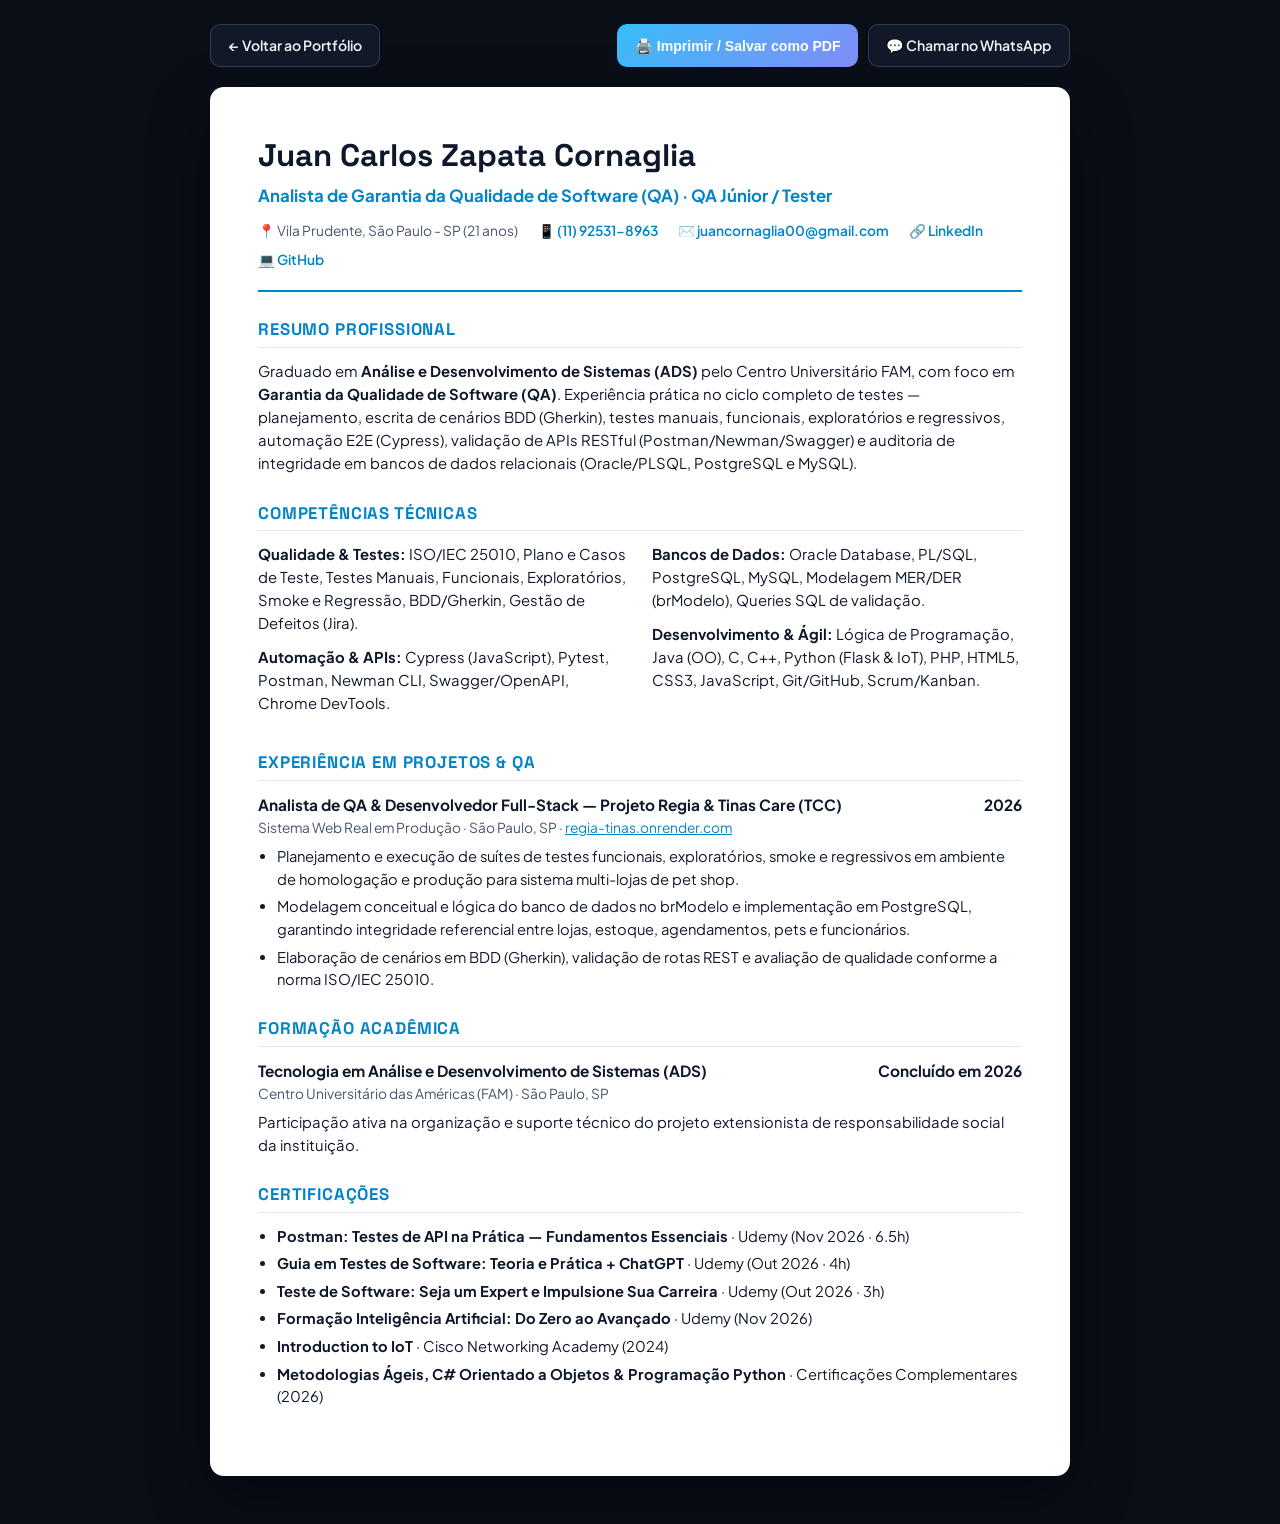
<file: portfolio-juan-qa-v7/curriculo/index.html>
<!DOCTYPE html>
<html lang="pt-BR">
<head>
  <meta charset="UTF-8">
  <meta name="viewport" content="width=device-width, initial-scale=1.0">
  <title>Currículo | Juan Carlos Zapata Cornaglia — Analista de QA</title>
  <link rel="icon" type="image/svg+xml" href="data:image/svg+xml,%3Csvg xmlns='http://www.w3.org/2000/svg' viewBox='0 0 64 64'%3E%3Cdefs%3E%3ClinearGradient id='g' x1='0' y1='0' x2='1' y2='1'%3E%3Cstop offset='0%25' stop-color='%2338bdf8'/%3E%3Cstop offset='100%25' stop-color='%23818cf8'/%3E%3C/linearGradient%3E%3C/defs%3E%3Crect width='64' height='64' rx='16' fill='url(%23g)'/%3E%3Ctext x='50%25' y='54%25' dominant-baseline='middle' text-anchor='middle' fill='%23ffffff' font-family='sans-serif' font-weight='800' font-size='28'%3EJC%3C/text%3E%3C/svg%3E">
  <link rel="preconnect" href="https://fonts.googleapis.com">
  <link rel="preconnect" href="https://fonts.gstatic.com" crossorigin>
  <link href="https://fonts.googleapis.com/css2?family=Space+Grotesk:wght@600;700&family=Plus+Jakarta+Sans:wght@400;500;600;700&display=swap" rel="stylesheet">
  <style>
    :root {
      --bg: #0a0e17;
      --paper: #ffffff;
      --ink: #0f172a;
      --muted: #475569;
      --accent: #0284c7;
      --border: #e2e8f0;
    }
    * { box-sizing: border-box; }
    body {
      margin: 0;
      font-family: 'Plus Jakarta Sans', sans-serif;
      background: var(--bg);
      color: var(--ink);
      line-height: 1.55;
      padding: 1.5rem 1rem 3rem;
    }
    .toolbar {
      max-width: 860px;
      margin: 0 auto 1.25rem;
      display: flex;
      justify-content: space-between;
      align-items: center;
      flex-wrap: wrap;
      gap: 0.75rem;
    }
    .toolbar a, .toolbar button {
      display: inline-flex;
      align-items: center;
      gap: 0.45rem;
      padding: 0.6rem 1.1rem;
      border-radius: 10px;
      font-weight: 600;
      font-size: 0.88rem;
      text-decoration: none;
      cursor: pointer;
      border: 1px solid rgba(148, 163, 184, 0.25);
      background: #111827;
      color: #f1f5f9;
    }
    .toolbar .btn-accent {
      background: linear-gradient(135deg, #38bdf8, #818cf8);
      color: #ffffff;
      border: none;
    }
    .paper {
      max-width: 860px;
      margin: 0 auto;
      background: var(--paper);
      border-radius: 14px;
      padding: 2.75rem 3rem;
      box-shadow: 0 24px 60px rgba(0, 0, 0, 0.45);
    }
    .cv-header {
      border-bottom: 2px solid var(--accent);
      padding-bottom: 1.25rem;
      margin-bottom: 1.5rem;
    }
    .cv-header h1 {
      font-family: 'Space Grotesk', sans-serif;
      margin: 0 0 0.25rem;
      font-size: 1.95rem;
      color: var(--ink);
    }
    .cv-role {
      font-weight: 700;
      color: var(--accent);
      font-size: 1.05rem;
      margin: 0 0 0.65rem;
    }
    .cv-contact {
      display: flex;
      flex-wrap: wrap;
      gap: 0.5rem 1.25rem;
      font-size: 0.86rem;
      color: var(--muted);
    }
    .cv-contact a {
      color: var(--accent);
      text-decoration: none;
      font-weight: 600;
    }
    section {
      margin-bottom: 1.5rem;
    }
    h2 {
      font-family: 'Space Grotesk', sans-serif;
      font-size: 1.05rem;
      text-transform: uppercase;
      letter-spacing: 0.05em;
      color: var(--accent);
      border-bottom: 1px solid var(--border);
      padding-bottom: 0.3rem;
      margin: 0 0 0.75rem;
    }
    p { margin: 0 0 0.65rem; font-size: 0.93rem; }
    ul { margin: 0.35rem 0 0.75rem; padding-left: 1.2rem; font-size: 0.92rem; }
    li { margin-bottom: 0.3rem; }
    .skills-cols {
      display: grid;
      grid-template-columns: repeat(2, 1fr);
      gap: 0.75rem 1.5rem;
      font-size: 0.9rem;
    }
    .item-head {
      display: flex;
      justify-content: space-between;
      flex-wrap: wrap;
      gap: 0.5rem;
      font-weight: 700;
      font-size: 0.96rem;
    }
    .item-sub {
      color: var(--muted);
      font-size: 0.86rem;
      margin-bottom: 0.4rem;
    }
    @media (max-width: 680px) {
      .paper { padding: 1.75rem 1.35rem; }
      .skills-cols { grid-template-columns: 1fr; }
    }
    @media print {
      body { background: #ffffff; padding: 0; }
      .toolbar { display: none; }
      .paper { box-shadow: none; padding: 0; max-width: 100%; }
    }
  </style>
</head>
<body>
  <div class="toolbar">
    <a href="../index.html">← Voltar ao Portfólio</a>
    <div style="display:flex; gap:0.6rem; flex-wrap:wrap;">
      <button type="button" class="btn-accent" onclick="window.print()">🖨️ Imprimir / Salvar como PDF</button>
      <a href="https://wa.me/5511925318963?text=Ol%C3%A1%20Juan%20Carlos!%20Vi%20seu%20curr%C3%ADculo%20online%20e%20gostaria%20de%20conversar." target="_blank" rel="noopener">💬 Chamar no WhatsApp</a>
    </div>
  </div>

  <article class="paper">
    <header class="cv-header">
      <h1>Juan Carlos Zapata Cornaglia</h1>
      <p class="cv-role">Analista de Garantia da Qualidade de Software (QA) · QA Júnior / Tester</p>
      <div class="cv-contact">
        <span>📍 Vila Prudente, São Paulo - SP (21 anos)</span>
        <span>📱 <a href="https://wa.me/5511925318963" target="_blank" rel="noopener">(11) 92531-8963</a></span>
        <span>✉️ <a href="mailto:juancornaglia00@gmail.com">juancornaglia00@gmail.com</a></span>
        <span>🔗 <a href="https://www.linkedin.com/in/juan-carlos-44854a197/" target="_blank" rel="noopener">LinkedIn</a></span>
        <span>💻 <a href="https://github.com/Juancornaglia" target="_blank" rel="noopener">GitHub</a></span>
      </div>
    </header>

    <section>
      <h2>Resumo Profissional</h2>
      <p>
        Graduado em <strong>Análise e Desenvolvimento de Sistemas (ADS)</strong> pelo Centro Universitário FAM, com foco em <strong>Garantia da Qualidade de Software (QA)</strong>. Experiência prática no ciclo completo de testes — planejamento, escrita de cenários BDD (Gherkin), testes manuais, funcionais, exploratórios e regressivos, automação E2E (Cypress), validação de APIs RESTful (Postman/Newman/Swagger) e auditoria de integridade em bancos de dados relacionais (Oracle/PLSQL, PostgreSQL e MySQL).
      </p>
    </section>

    <section>
      <h2>Competências Técnicas</h2>
      <div class="skills-cols">
        <div>
          <p><strong>Qualidade &amp; Testes:</strong> ISO/IEC 25010, Plano e Casos de Teste, Testes Manuais, Funcionais, Exploratórios, Smoke e Regressão, BDD/Gherkin, Gestão de Defeitos (Jira).</p>
          <p><strong>Automação &amp; APIs:</strong> Cypress (JavaScript), Pytest, Postman, Newman CLI, Swagger/OpenAPI, Chrome DevTools.</p>
        </div>
        <div>
          <p><strong>Bancos de Dados:</strong> Oracle Database, PL/SQL, PostgreSQL, MySQL, Modelagem MER/DER (brModelo), Queries SQL de validação.</p>
          <p><strong>Desenvolvimento &amp; Ágil:</strong> Lógica de Programação, Java (OO), C, C++, Python (Flask &amp; IoT), PHP, HTML5, CSS3, JavaScript, Git/GitHub, Scrum/Kanban.</p>
        </div>
      </div>
    </section>

    <section>
      <h2>Experiência em Projetos &amp; QA</h2>
      <div class="item-head">
        <span>Analista de QA &amp; Desenvolvedor Full-Stack — Projeto Regia &amp; Tinas Care (TCC)</span>
        <span>2026</span>
      </div>
      <div class="item-sub">Sistema Web Real em Produção · São Paulo, SP · <a href="https://regia-tinas.onrender.com/" target="_blank" rel="noopener" style="color:var(--accent);">regia-tinas.onrender.com</a></div>
      <ul>
        <li>Planejamento e execução de suítes de testes funcionais, exploratórios, smoke e regressivos em ambiente de homologação e produção para sistema multi-lojas de pet shop.</li>
        <li>Modelagem conceitual e lógica do banco de dados no brModelo e implementação em PostgreSQL, garantindo integridade referencial entre lojas, estoque, agendamentos, pets e funcionários.</li>
        <li>Elaboração de cenários em BDD (Gherkin), validação de rotas REST e avaliação de qualidade conforme a norma ISO/IEC 25010.</li>
      </ul>
    </section>

    <section>
      <h2>Formação Acadêmica</h2>
      <div class="item-head">
        <span>Tecnologia em Análise e Desenvolvimento de Sistemas (ADS)</span>
        <span>Concluído em 2026</span>
      </div>
      <div class="item-sub">Centro Universitário das Américas (FAM) · São Paulo, SP</div>
      <p>Participação ativa na organização e suporte técnico do projeto extensionista de responsabilidade social da instituição.</p>
    </section>

    <section>
      <h2>Certificações</h2>
      <ul>
        <li><strong>Postman: Testes de API na Prática — Fundamentos Essenciais</strong> · Udemy (Nov 2026 · 6.5h)</li>
        <li><strong>Guia em Testes de Software: Teoria e Prática + ChatGPT</strong> · Udemy (Out 2026 · 4h)</li>
        <li><strong>Teste de Software: Seja um Expert e Impulsione Sua Carreira</strong> · Udemy (Out 2026 · 3h)</li>
        <li><strong>Formação Inteligência Artificial: Do Zero ao Avançado</strong> · Udemy (Nov 2026)</li>
        <li><strong>Introduction to IoT</strong> · Cisco Networking Academy (2024)</li>
        <li><strong>Metodologias Ágeis, C# Orientado a Objetos &amp; Programação Python</strong> · Certificações Complementares (2026)</li>
      </ul>
    </section>
  </article>
</body>
</html>
</file>
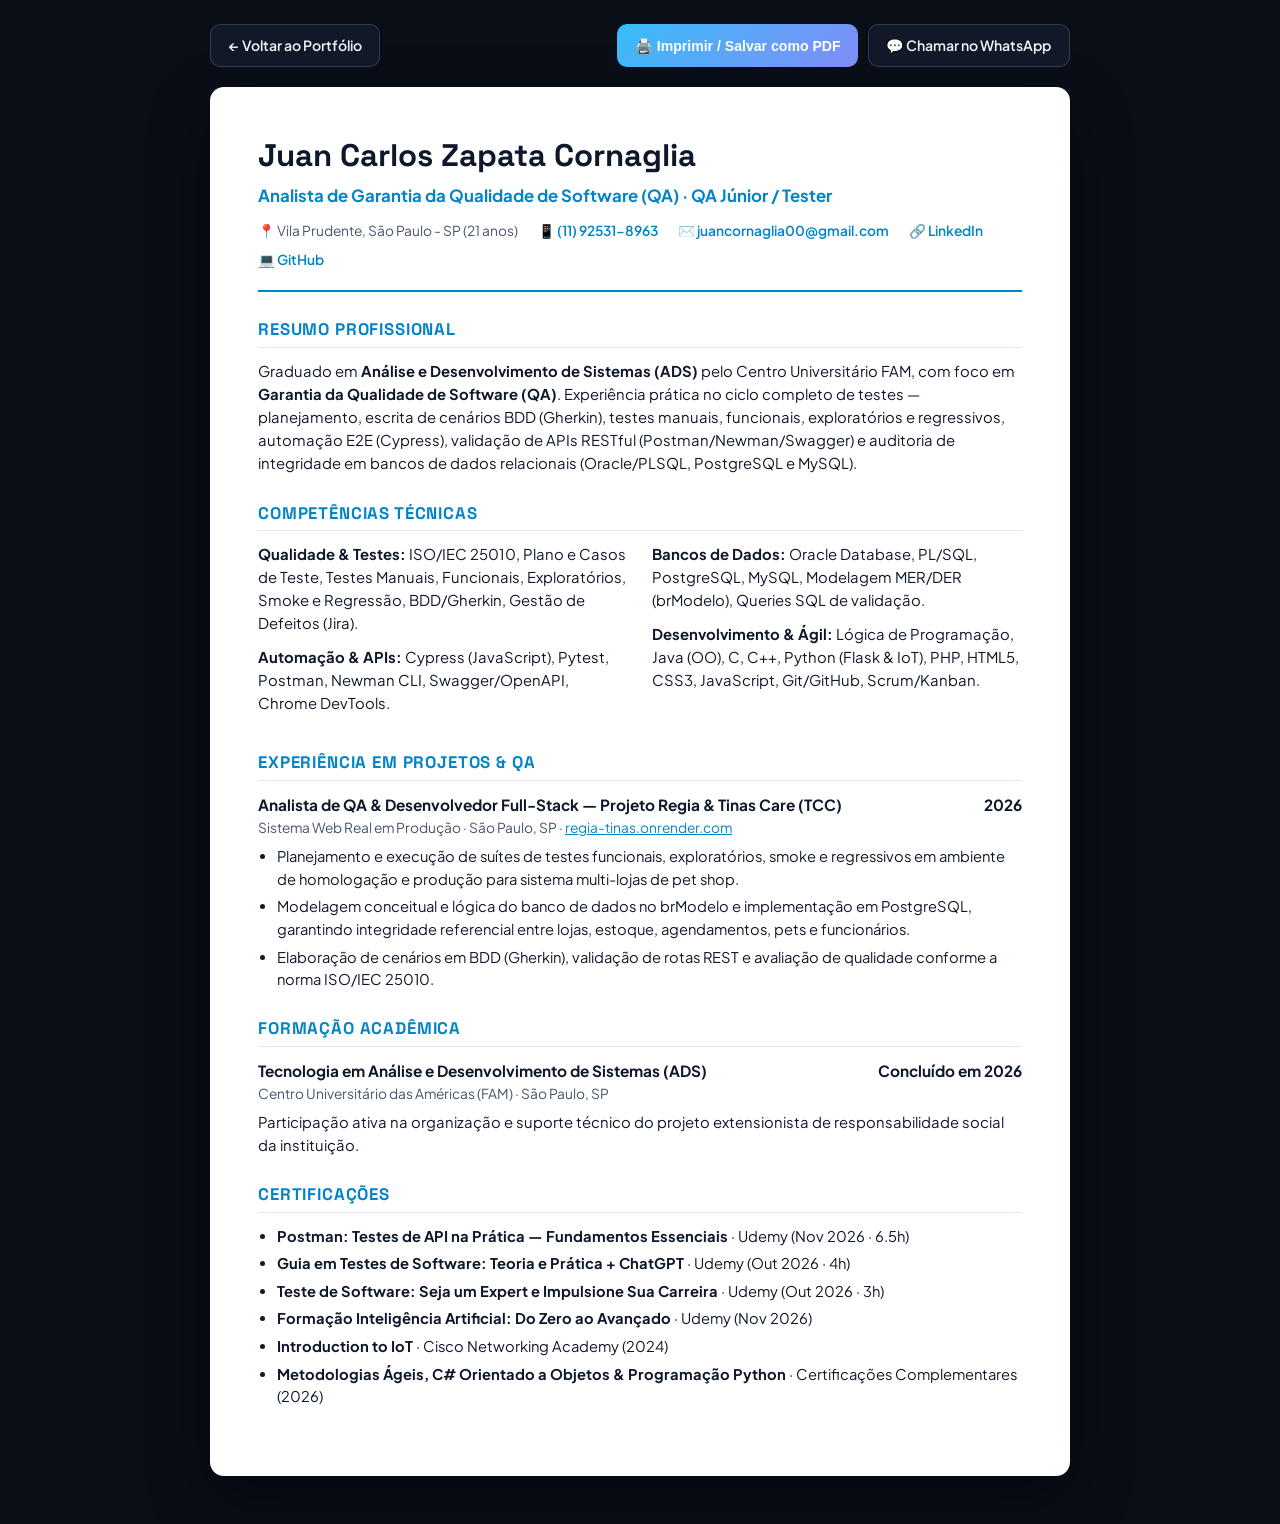
<file: portfolio-juan-qa-v7/curriculo.html>
<!DOCTYPE html>
<html lang="pt-BR">
<head>
  <meta charset="UTF-8">
  <meta name="viewport" content="width=device-width, initial-scale=1.0">
  <title>Currículo | Juan Carlos Zapata Cornaglia — Analista de QA</title>
  <link rel="icon" type="image/svg+xml" href="data:image/svg+xml,%3Csvg xmlns='http://www.w3.org/2000/svg' viewBox='0 0 64 64'%3E%3Cdefs%3E%3ClinearGradient id='g' x1='0' y1='0' x2='1' y2='1'%3E%3Cstop offset='0%25' stop-color='%2338bdf8'/%3E%3Cstop offset='100%25' stop-color='%23818cf8'/%3E%3C/linearGradient%3E%3C/defs%3E%3Crect width='64' height='64' rx='16' fill='url(%23g)'/%3E%3Ctext x='50%25' y='54%25' dominant-baseline='middle' text-anchor='middle' fill='%23ffffff' font-family='sans-serif' font-weight='800' font-size='28'%3EJC%3C/text%3E%3C/svg%3E">
  <link rel="preconnect" href="https://fonts.googleapis.com">
  <link rel="preconnect" href="https://fonts.gstatic.com" crossorigin>
  <link href="https://fonts.googleapis.com/css2?family=Space+Grotesk:wght@600;700&family=Plus+Jakarta+Sans:wght@400;500;600;700&display=swap" rel="stylesheet">
  <style>
    :root {
      --bg: #0a0e17;
      --paper: #ffffff;
      --ink: #0f172a;
      --muted: #475569;
      --accent: #0284c7;
      --border: #e2e8f0;
    }
    * { box-sizing: border-box; }
    body {
      margin: 0;
      font-family: 'Plus Jakarta Sans', sans-serif;
      background: var(--bg);
      color: var(--ink);
      line-height: 1.55;
      padding: 1.5rem 1rem 3rem;
    }
    .toolbar {
      max-width: 860px;
      margin: 0 auto 1.25rem;
      display: flex;
      justify-content: space-between;
      align-items: center;
      flex-wrap: wrap;
      gap: 0.75rem;
    }
    .toolbar a, .toolbar button {
      display: inline-flex;
      align-items: center;
      gap: 0.45rem;
      padding: 0.6rem 1.1rem;
      border-radius: 10px;
      font-weight: 600;
      font-size: 0.88rem;
      text-decoration: none;
      cursor: pointer;
      border: 1px solid rgba(148, 163, 184, 0.25);
      background: #111827;
      color: #f1f5f9;
    }
    .toolbar .btn-accent {
      background: linear-gradient(135deg, #38bdf8, #818cf8);
      color: #ffffff;
      border: none;
    }
    .paper {
      max-width: 860px;
      margin: 0 auto;
      background: var(--paper);
      border-radius: 14px;
      padding: 2.75rem 3rem;
      box-shadow: 0 24px 60px rgba(0, 0, 0, 0.45);
    }
    .cv-header {
      border-bottom: 2px solid var(--accent);
      padding-bottom: 1.25rem;
      margin-bottom: 1.5rem;
    }
    .cv-header h1 {
      font-family: 'Space Grotesk', sans-serif;
      margin: 0 0 0.25rem;
      font-size: 1.95rem;
      color: var(--ink);
    }
    .cv-role {
      font-weight: 700;
      color: var(--accent);
      font-size: 1.05rem;
      margin: 0 0 0.65rem;
    }
    .cv-contact {
      display: flex;
      flex-wrap: wrap;
      gap: 0.5rem 1.25rem;
      font-size: 0.86rem;
      color: var(--muted);
    }
    .cv-contact a {
      color: var(--accent);
      text-decoration: none;
      font-weight: 600;
    }
    section {
      margin-bottom: 1.5rem;
    }
    h2 {
      font-family: 'Space Grotesk', sans-serif;
      font-size: 1.05rem;
      text-transform: uppercase;
      letter-spacing: 0.05em;
      color: var(--accent);
      border-bottom: 1px solid var(--border);
      padding-bottom: 0.3rem;
      margin: 0 0 0.75rem;
    }
    p { margin: 0 0 0.65rem; font-size: 0.93rem; }
    ul { margin: 0.35rem 0 0.75rem; padding-left: 1.2rem; font-size: 0.92rem; }
    li { margin-bottom: 0.3rem; }
    .skills-cols {
      display: grid;
      grid-template-columns: repeat(2, 1fr);
      gap: 0.75rem 1.5rem;
      font-size: 0.9rem;
    }
    .item-head {
      display: flex;
      justify-content: space-between;
      flex-wrap: wrap;
      gap: 0.5rem;
      font-weight: 700;
      font-size: 0.96rem;
    }
    .item-sub {
      color: var(--muted);
      font-size: 0.86rem;
      margin-bottom: 0.4rem;
    }
    @media (max-width: 680px) {
      .paper { padding: 1.75rem 1.35rem; }
      .skills-cols { grid-template-columns: 1fr; }
    }
    @media print {
      body { background: #ffffff; padding: 0; }
      .toolbar { display: none; }
      .paper { box-shadow: none; padding: 0; max-width: 100%; }
    }
  </style>
</head>
<body>
  <div class="toolbar">
    <a href="index.html">← Voltar ao Portfólio</a>
    <div style="display:flex; gap:0.6rem; flex-wrap:wrap;">
      <button type="button" class="btn-accent" onclick="window.print()">🖨️ Imprimir / Salvar como PDF</button>
      <a href="https://wa.me/5511925318963?text=Ol%C3%A1%20Juan%20Carlos!%20Vi%20seu%20curr%C3%ADculo%20online%20e%20gostaria%20de%20conversar." target="_blank" rel="noopener">💬 Chamar no WhatsApp</a>
    </div>
  </div>

  <article class="paper">
    <header class="cv-header">
      <h1>Juan Carlos Zapata Cornaglia</h1>
      <p class="cv-role">Analista de Garantia da Qualidade de Software (QA) · QA Júnior / Tester</p>
      <div class="cv-contact">
        <span>📍 Vila Prudente, São Paulo - SP (21 anos)</span>
        <span>📱 <a href="https://wa.me/5511925318963" target="_blank" rel="noopener">(11) 92531-8963</a></span>
        <span>✉️ <a href="mailto:juancornaglia00@gmail.com">juancornaglia00@gmail.com</a></span>
        <span>🔗 <a href="https://www.linkedin.com/in/juan-carlos-44854a197/" target="_blank" rel="noopener">LinkedIn</a></span>
        <span>💻 <a href="https://github.com/Juancornaglia" target="_blank" rel="noopener">GitHub</a></span>
      </div>
    </header>

    <section>
      <h2>Resumo Profissional</h2>
      <p>
        Graduado em <strong>Análise e Desenvolvimento de Sistemas (ADS)</strong> pelo Centro Universitário FAM, com foco em <strong>Garantia da Qualidade de Software (QA)</strong>. Experiência prática no ciclo completo de testes — planejamento, escrita de cenários BDD (Gherkin), testes manuais, funcionais, exploratórios e regressivos, automação E2E (Cypress), validação de APIs RESTful (Postman/Newman/Swagger) e auditoria de integridade em bancos de dados relacionais (Oracle/PLSQL, PostgreSQL e MySQL).
      </p>
    </section>

    <section>
      <h2>Competências Técnicas</h2>
      <div class="skills-cols">
        <div>
          <p><strong>Qualidade &amp; Testes:</strong> ISO/IEC 25010, Plano e Casos de Teste, Testes Manuais, Funcionais, Exploratórios, Smoke e Regressão, BDD/Gherkin, Gestão de Defeitos (Jira).</p>
          <p><strong>Automação &amp; APIs:</strong> Cypress (JavaScript), Pytest, Postman, Newman CLI, Swagger/OpenAPI, Chrome DevTools.</p>
        </div>
        <div>
          <p><strong>Bancos de Dados:</strong> Oracle Database, PL/SQL, PostgreSQL, MySQL, Modelagem MER/DER (brModelo), Queries SQL de validação.</p>
          <p><strong>Desenvolvimento &amp; Ágil:</strong> Lógica de Programação, Java (OO), C, C++, Python (Flask &amp; IoT), PHP, HTML5, CSS3, JavaScript, Git/GitHub, Scrum/Kanban.</p>
        </div>
      </div>
    </section>

    <section>
      <h2>Experiência em Projetos &amp; QA</h2>
      <div class="item-head">
        <span>Analista de QA &amp; Desenvolvedor Full-Stack — Projeto Regia &amp; Tinas Care (TCC)</span>
        <span>2026</span>
      </div>
      <div class="item-sub">Sistema Web Real em Produção · São Paulo, SP · <a href="https://regia-tinas.onrender.com/" target="_blank" rel="noopener" style="color:var(--accent);">regia-tinas.onrender.com</a></div>
      <ul>
        <li>Planejamento e execução de suítes de testes funcionais, exploratórios, smoke e regressivos em ambiente de homologação e produção para sistema multi-lojas de pet shop.</li>
        <li>Modelagem conceitual e lógica do banco de dados no brModelo e implementação em PostgreSQL, garantindo integridade referencial entre lojas, estoque, agendamentos, pets e funcionários.</li>
        <li>Elaboração de cenários em BDD (Gherkin), validação de rotas REST e avaliação de qualidade conforme a norma ISO/IEC 25010.</li>
      </ul>
    </section>

    <section>
      <h2>Formação Acadêmica</h2>
      <div class="item-head">
        <span>Tecnologia em Análise e Desenvolvimento de Sistemas (ADS)</span>
        <span>Concluído em 2026</span>
      </div>
      <div class="item-sub">Centro Universitário das Américas (FAM) · São Paulo, SP</div>
      <p>Participação ativa na organização e suporte técnico do projeto extensionista de responsabilidade social da instituição.</p>
    </section>

    <section>
      <h2>Certificações</h2>
      <ul>
        <li><strong>Postman: Testes de API na Prática — Fundamentos Essenciais</strong> · Udemy (Nov 2026 · 6.5h)</li>
        <li><strong>Guia em Testes de Software: Teoria e Prática + ChatGPT</strong> · Udemy (Out 2026 · 4h)</li>
        <li><strong>Teste de Software: Seja um Expert e Impulsione Sua Carreira</strong> · Udemy (Out 2026 · 3h)</li>
        <li><strong>Formação Inteligência Artificial: Do Zero ao Avançado</strong> · Udemy (Nov 2026)</li>
        <li><strong>Introduction to IoT</strong> · Cisco Networking Academy (2024)</li>
        <li><strong>Metodologias Ágeis, C# Orientado a Objetos &amp; Programação Python</strong> · Certificações Complementares (2026)</li>
      </ul>
    </section>
  </article>
</body>
</html>
</file>
<file: portfolio-juan-qa-v7/styles.css>
:root {
  --bg: #0a0e17;
  --bg-soft: #111827;
  --card: rgba(17, 24, 39, 0.78);
  --card-solid: #111827;
  --border: rgba(148, 163, 184, 0.16);
  --text: #f1f5f9;
  --muted: #94a3b8;
  --primary: #38bdf8;
  --secondary: #818cf8;
  --accent-bg: rgba(56, 189, 248, 0.12);
  --ok: #34d399;
  --danger: #fb7185;
  --font-display: 'Space Grotesk', sans-serif;
  --font-sans: 'Plus Jakarta Sans', -apple-system, sans-serif;
  --font-mono: 'Fira Code', monospace;
  --radius: 16px;
}

[data-theme="light"] {
  --bg: #f8fafc;
  --bg-soft: #ffffff;
  --card: rgba(255, 255, 255, 0.9);
  --card-solid: #ffffff;
  --border: rgba(15, 23, 42, 0.12);
  --text: #0f172a;
  --muted: #475569;
  --primary: #0284c7;
  --secondary: #4f46e5;
  --accent-bg: rgba(2, 132, 199, 0.1);
  --ok: #059669;
  --danger: #e11d48;
}

*, *::before, *::after {
  box-sizing: border-box;
}

html {
  scroll-behavior: smooth;
}

body {
  margin: 0;
  font-family: var(--font-sans);
  background: var(--bg);
  color: var(--text);
  line-height: 1.65;
  overflow-x: hidden;
}

.bg-grid {
  position: fixed;
  inset: 0;
  z-index: -2;
  background-image:
    linear-gradient(to right, rgba(148, 163, 184, 0.05) 1px, transparent 1px),
    linear-gradient(to bottom, rgba(148, 163, 184, 0.05) 1px, transparent 1px);
  background-size: 44px 44px;
  mask-image: radial-gradient(ellipse at top, black 45%, transparent 85%);
}

.bg-glow {
  position: fixed;
  width: 520px;
  height: 520px;
  border-radius: 50%;
  filter: blur(130px);
  opacity: 0.18;
  z-index: -1;
  pointer-events: none;
}
.bg-glow--1 { top: -140px; left: -120px; background: var(--primary); }
.bg-glow--2 { bottom: 10%; right: -140px; background: var(--secondary); }

a { color: inherit; text-decoration: none; }
img { max-width: 100%; display: block; }

.container {
  width: 100%;
  max-width: 1160px;
  margin: 0 auto;
  padding: 0 1.5rem;
}

.muted { color: var(--muted); }
.accent { color: var(--primary); }

.skip-link {
  position: absolute;
  left: -9999px;
}
.skip-link:focus {
  position: fixed;
  left: 1rem;
  top: 1rem;
  z-index: 999;
  background: var(--primary);
  color: #0f172a;
  padding: 0.5rem 1rem;
  border-radius: 8px;
  font-weight: 700;
}

/* ============ HEADER ============ */
.header {
  position: sticky;
  top: 0;
  z-index: 100;
  background: color-mix(in srgb, var(--bg) 82%, transparent);
  backdrop-filter: blur(14px);
  border-bottom: 1px solid var(--border);
}

.header__inner {
  height: 72px;
  display: flex;
  align-items: center;
  justify-content: space-between;
  gap: 1rem;
}

.logo {
  display: inline-flex;
  align-items: center;
  gap: 0.65rem;
  font-family: var(--font-display);
  font-weight: 700;
  font-size: 1.2rem;
}

.logo__badge {
  width: 36px;
  height: 36px;
  border-radius: 10px;
  background: linear-gradient(135deg, var(--primary), var(--secondary));
  color: #ffffff;
  font-family: var(--font-display);
  font-weight: 700;
  font-size: 0.92rem;
  display: inline-flex;
  align-items: center;
  justify-content: center;
  box-shadow: 0 4px 14px rgba(56, 189, 248, 0.28);
  flex-shrink: 0;
}

.logo__badge--lg {
  width: 48px;
  height: 48px;
  border-radius: 13px;
  font-size: 1.15rem;
}

.nav {
  display: flex;
  gap: 1.35rem;
}

.nav__link {
  font-size: 0.9rem;
  font-weight: 500;
  color: var(--muted);
  transition: color 0.2s;
}

.nav__link:hover, .nav__link--highlight {
  color: var(--primary);
}

.header__actions {
  display: flex;
  align-items: center;
  gap: 0.75rem;
}

.theme-btn {
  width: 38px;
  height: 38px;
  border-radius: 10px;
  border: 1px solid var(--border);
  background: var(--card-solid);
  color: var(--text);
  display: inline-flex;
  align-items: center;
  justify-content: center;
  cursor: pointer;
}

.theme-btn svg {
  width: 18px;
  height: 18px;
  fill: none;
  stroke: currentColor;
  stroke-width: 2;
}

[data-theme="dark"] .icon-moon { display: none; }
[data-theme="light"] .icon-sun { display: none; }

.burger {
  display: none;
  flex-direction: column;
  gap: 5px;
  background: var(--card-solid);
  border: 1px solid var(--border);
  padding: 9px;
  border-radius: 10px;
  cursor: pointer;
}
.burger span {
  width: 18px;
  height: 2px;
  background: var(--text);
}

.progress-bar {
  height: 2px;
  width: var(--scroll, 0%);
  background: linear-gradient(90deg, var(--primary), var(--secondary));
}

/* ============ BUTTONS ============ */
.btn {
  display: inline-flex;
  align-items: center;
  gap: 0.5rem;
  padding: 0.75rem 1.35rem;
  border-radius: 12px;
  font-weight: 600;
  font-size: 0.92rem;
  cursor: pointer;
  transition: transform 0.15s, box-shadow 0.2s, border-color 0.2s;
  border: 1px solid transparent;
}

.btn--sm {
  padding: 0.55rem 1.05rem;
  font-size: 0.86rem;
}

.btn--primary {
  background: linear-gradient(135deg, var(--primary), var(--secondary));
  color: #ffffff;
  box-shadow: 0 8px 24px rgba(56, 189, 248, 0.22);
}

.btn--primary:hover {
  transform: translateY(-2px);
  box-shadow: 0 12px 28px rgba(56, 189, 248, 0.32);
}

.btn--ghost {
  background: var(--card-solid);
  border-color: var(--border);
  color: var(--text);
}

.btn--ghost:hover {
  border-color: var(--primary);
  transform: translateY(-2px);
}

.btn-icon {
  width: 18px;
  height: 18px;
  fill: none;
  stroke: currentColor;
  stroke-width: 2;
}

/* ============ HERO ============ */
.hero {
  padding-top: 3.75rem;
  padding-bottom: 4.5rem;
}

.hero__grid {
  display: grid;
  grid-template-columns: 1.2fr 0.9fr;
  gap: 3rem;
  align-items: start;
}

.brand-hero {
  display: flex;
  align-items: center;
  gap: 0.9rem;
  margin-bottom: 1.15rem;
}

.brand-hero__name {
  display: block;
  font-family: var(--font-display);
  font-weight: 700;
  font-size: 1.45rem;
  line-height: 1.15;
}

.brand-hero__role {
  display: inline-flex;
  align-items: center;
  gap: 0.45rem;
  font-size: 0.9rem;
  color: var(--primary);
  font-weight: 600;
}

.qa-pill {
  font-style: normal;
  font-family: var(--font-mono);
  font-size: 0.72rem;
  padding: 0.1rem 0.45rem;
  border-radius: 6px;
  background: var(--accent-bg);
  border: 1px solid color-mix(in srgb, var(--primary) 35%, transparent);
}

.status-pill {
  display: inline-flex;
  align-items: center;
  gap: 0.6rem;
  padding: 0.4rem 0.95rem;
  border-radius: 999px;
  background: var(--accent-bg);
  border: 1px solid color-mix(in srgb, var(--primary) 30%, transparent);
  font-size: 0.84rem;
  margin-bottom: 1.25rem;
}

.pulse {
  width: 8px;
  height: 8px;
  border-radius: 50%;
  background: var(--ok);
  box-shadow: 0 0 0 4px rgba(52, 211, 153, 0.2);
}

.hero__title {
  font-family: var(--font-display);
  font-size: clamp(2.25rem, 4.4vw, 3.4rem);
  line-height: 1.12;
  margin: 0 0 1.15rem;
  letter-spacing: -0.02em;
}

.gradient-text {
  background: linear-gradient(135deg, var(--primary), var(--secondary));
  -webkit-background-clip: text;
  -webkit-text-fill-color: transparent;
}

.hero__desc {
  font-size: 1.04rem;
  color: var(--muted);
  margin: 0 0 1.75rem;
  max-width: 58ch;
}

.hero__cta {
  display: flex;
  flex-wrap: wrap;
  gap: 0.85rem;
  margin-bottom: 2.25rem;
}

.hero__metrics {
  display: grid;
  grid-template-columns: repeat(3, 1fr);
  gap: 1rem;
}

.metric-box {
  background: var(--card);
  border: 1px solid var(--border);
  border-radius: 12px;
  padding: 0.9rem 1rem;
}

.metric-box__num {
  display: block;
  font-family: var(--font-display);
  font-weight: 700;
  font-size: 1.25rem;
  color: var(--primary);
}

.metric-box__label {
  font-size: 0.78rem;
  color: var(--muted);
}

/* Profile Card (Foto maior + Textos alinhados abaixo) */
.profile-card {
  background: var(--card);
  backdrop-filter: blur(12px);
  border: 1px solid var(--border);
  border-radius: 20px;
  padding: 1.4rem;
  box-shadow: 0 20px 50px rgba(0, 0, 0, 0.25);
  display: flex;
  flex-direction: column;
  gap: 1.1rem;
}

.profile-card__photo-frame {
  width: 100%;
  height: 290px;
  border-radius: 14px;
  overflow: hidden;
  border: 2px solid color-mix(in srgb, var(--primary) 55%, transparent);
  background: var(--bg-soft);
}

.profile-card__photo {
  width: 100%;
  height: 100%;
  object-fit: cover;
  object-position: center 18%;
}

.profile-card__fallback {
  width: 100%;
  height: 100%;
  background: var(--accent-bg);
  color: var(--primary);
  font-family: var(--font-display);
  font-weight: 700;
  font-size: 2.5rem;
  align-items: center;
  justify-content: center;
}

.profile-card__identity {
  text-align: left;
  padding: 0 0.2rem;
}

.profile-card__identity h2 {
  font-family: var(--font-display);
  margin: 0;
  font-size: 1.3rem;
}

.profile-card__subtitle {
  margin: 0.2rem 0 0.35rem;
  color: var(--muted);
  font-size: 0.88rem;
}

.loc-tag {
  display: inline-block;
  font-size: 0.8rem;
  color: var(--primary);
  font-weight: 500;
}

.profile-card__code {
  background: var(--bg);
  border: 1px solid var(--border);
  border-radius: 12px;
  padding: 0.9rem 1rem;
}

.code-header {
  display: flex;
  justify-content: space-between;
  align-items: center;
  font-family: var(--font-mono);
  font-size: 0.75rem;
  color: var(--muted);
  margin-bottom: 0.5rem;
}

.profile-card__code pre {
  margin: 0;
  font-family: var(--font-mono);
  font-size: 0.78rem;
  overflow-x: auto;
}

.c-kw { color: var(--secondary); font-weight: 600; }
.c-num { color: var(--primary); }
.c-str { color: var(--ok); }
.c-ok { color: var(--ok); font-weight: 600; }

.profile-card__links {
  display: grid;
  grid-template-columns: repeat(3, 1fr);
  gap: 0.55rem;
}

.profile-card__links a {
  text-align: center;
  padding: 0.55rem;
  border-radius: 10px;
  background: var(--bg-soft);
  border: 1px solid var(--border);
  font-size: 0.84rem;
  font-weight: 600;
  transition: border-color 0.2s, color 0.2s;
}

.profile-card__links a:hover {
  border-color: var(--primary);
  color: var(--primary);
}

/* ============ SECTIONS & CARDS ============ */
.section {
  padding-top: 4.5rem;
  padding-bottom: 4.5rem;
  border-top: 1px solid var(--border);
}

.section-head {
  margin-bottom: 2.5rem;
}

.kicker {
  display: inline-block;
  font-family: var(--font-mono);
  font-size: 0.8rem;
  color: var(--primary);
  margin-bottom: 0.4rem;
}

.section-head h2 {
  font-family: var(--font-display);
  font-size: clamp(1.75rem, 3.2vw, 2.3rem);
  margin: 0 0 0.5rem;
}

.section-sub {
  color: var(--muted);
  margin: 0;
  max-width: 62ch;
}

.card {
  background: var(--card);
  backdrop-filter: blur(10px);
  border: 1px solid var(--border);
  border-radius: var(--radius);
}

/* ============ ABOUT ============ */
.about-grid {
  display: grid;
  grid-template-columns: 1.25fr 0.95fr;
  gap: 1.75rem;
  align-items: start;
}

.about-story {
  padding: 2rem;
}

.about-story .lead {
  font-size: 1.06rem;
  margin-top: 0;
}

.about-story p:last-child {
  margin-bottom: 0;
}

.about-cards {
  display: flex;
  flex-direction: column;
  gap: 1rem;
}

.mini-feature {
  padding: 1.35rem 1.5rem;
}

.mini-feature__icon {
  font-family: var(--font-mono);
  font-size: 0.78rem;
  font-weight: 700;
  color: var(--primary);
  margin-bottom: 0.3rem;
}

.mini-feature h3 {
  margin: 0 0 0.35rem;
  font-size: 1.06rem;
}

.mini-feature p {
  margin: 0;
  color: var(--muted);
  font-size: 0.91rem;
}

/* ============ QA LAB ============ */
.qa-lab {
  overflow: hidden;
}

.qa-lab__tabs {
  display: grid;
  grid-template-columns: repeat(4, 1fr);
  border-bottom: 1px solid var(--border);
  background: var(--bg-soft);
}

.lab-tab {
  background: none;
  border: none;
  border-right: 1px solid var(--border);
  padding: 1.1rem 1rem;
  color: var(--muted);
  font-family: var(--font-sans);
  font-weight: 600;
  font-size: 0.88rem;
  text-align: left;
  cursor: pointer;
  display: flex;
  align-items: center;
  gap: 0.6rem;
  transition: background 0.2s, color 0.2s;
}

.lab-tab:last-child {
  border-right: none;
}

.lab-tab .step-num {
  font-family: var(--font-mono);
  font-size: 0.78rem;
  padding: 0.15rem 0.45rem;
  border-radius: 6px;
  background: var(--bg);
  color: var(--primary);
}

.lab-tab.is-active {
  background: var(--accent-bg);
  color: var(--text);
  box-shadow: inset 0 -2px 0 var(--primary);
}

.qa-lab__body {
  padding: 2rem;
}

.lab-panel {
  display: grid;
  grid-template-columns: 1.1fr 1fr;
  gap: 2rem;
  align-items: center;
}

.lab-panel[hidden] {
  display: none;
}

.lab-panel__text h3 {
  font-family: var(--font-display);
  margin: 0 0 0.65rem;
  font-size: 1.3rem;
}

.lab-panel__text p {
  color: var(--muted);
  margin: 0 0 1rem;
}

.check-list {
  list-style: none;
  padding: 0;
  margin: 0;
  display: flex;
  flex-direction: column;
  gap: 0.45rem;
  font-size: 0.92rem;
}

.check-list li::before {
  content: "✓ ";
  color: var(--ok);
  font-weight: 700;
}

.demo-box {
  background: var(--bg);
  border: 1px solid var(--border);
  border-radius: 12px;
  overflow: hidden;
}

.demo-box__bar {
  display: flex;
  justify-content: space-between;
  align-items: center;
  padding: 0.65rem 1rem;
  background: var(--bg-soft);
  border-bottom: 1px solid var(--border);
  font-family: var(--font-mono);
  font-size: 0.76rem;
}

.badge-ok {
  color: var(--ok);
  background: rgba(52, 211, 153, 0.12);
  padding: 0.15rem 0.5rem;
  border-radius: 6px;
  font-weight: 600;
}

.badge-danger {
  color: var(--danger);
  background: rgba(251, 113, 133, 0.14);
  padding: 0.15rem 0.5rem;
  border-radius: 6px;
}

.demo-box__content, .demo-code {
  padding: 1rem;
  margin: 0;
  font-family: var(--font-mono);
  font-size: 0.8rem;
  overflow-x: auto;
}

/* ============ SKILLS CATEGORIES ============ */
.skills-categories {
  display: flex;
  flex-direction: column;
  gap: 1.5rem;
}

.skill-group {
  padding: 1.75rem;
}

.skill-group__head {
  margin-bottom: 1.25rem;
}

.group-tag {
  font-family: var(--font-mono);
  font-size: 0.75rem;
  color: var(--primary);
  text-transform: uppercase;
}

.skill-group__head h3 {
  font-family: var(--font-display);
  margin: 0.2rem 0 0;
  font-size: 1.25rem;
}

.badge-grid {
  display: grid;
  grid-template-columns: repeat(auto-fill, minmax(240px, 1fr));
  gap: 0.85rem;
}

.tech-pill {
  background: var(--bg-soft);
  border: 1px solid var(--border);
  border-radius: 12px;
  padding: 0.85rem 1rem;
  display: flex;
  flex-direction: column;
  gap: 0.2rem;
  transition: border-color 0.2s, transform 0.15s;
}

.tech-pill:hover {
  border-color: var(--primary);
  transform: translateY(-2px);
}

.tech-pill strong {
  font-size: 0.94rem;
}

.tech-pill span {
  font-size: 0.8rem;
  color: var(--muted);
}

/* ============ SHOWCASE CASE TCC ============ */
.showcase {
  padding: 2rem;
}

.showcase__grid {
  display: grid;
  grid-template-columns: 1.1fr 0.95fr;
  gap: 2.25rem;
  align-items: center;
}

.media-viewer {
  background: var(--bg);
  border: 1px solid var(--border);
  border-radius: 14px;
  overflow: hidden;
}

.media-viewer__top {
  display: flex;
  justify-content: space-between;
  align-items: center;
  padding: 0.75rem 1rem;
  background: var(--bg-soft);
  border-bottom: 1px solid var(--border);
  font-family: var(--font-mono);
  font-size: 0.78rem;
}

.zoom-btn {
  background: var(--accent-bg);
  border: 1px solid color-mix(in srgb, var(--primary) 35%, transparent);
  color: var(--primary);
  padding: 0.25rem 0.65rem;
  border-radius: 6px;
  font-family: var(--font-mono);
  font-size: 0.75rem;
  cursor: pointer;
}

.media-viewer__stage {
  background: #ffffff;
  height: 300px;
  display: flex;
  align-items: center;
  justify-content: center;
  padding: 0.75rem;
  cursor: zoom-in;
}

.media-viewer__stage img {
  max-height: 100%;
  max-width: 100%;
  object-fit: contain;
}

.media-thumbs {
  display: grid;
  grid-template-columns: repeat(4, 1fr);
  gap: 0.5rem;
  padding: 0.75rem;
  background: var(--bg-soft);
  border-top: 1px solid var(--border);
}

.thumb {
  background: var(--bg);
  border: 2px solid var(--border);
  border-radius: 8px;
  padding: 0.35rem;
  cursor: pointer;
  display: flex;
  flex-direction: column;
  align-items: center;
  gap: 0.3rem;
  color: var(--muted);
  font-size: 0.7rem;
  font-weight: 600;
  transition: border-color 0.2s;
}

.thumb img {
  width: 100%;
  height: 44px;
  object-fit: cover;
  border-radius: 4px;
  background: #ffffff;
}

.thumb.is-active, .thumb:hover {
  border-color: var(--primary);
  color: var(--text);
}

.badge-accent {
  display: inline-block;
  font-family: var(--font-mono);
  font-size: 0.76rem;
  color: var(--primary);
  background: var(--accent-bg);
  padding: 0.25rem 0.7rem;
  border-radius: 999px;
  margin-bottom: 0.65rem;
}

.showcase__info h3 {
  font-family: var(--font-display);
  font-size: 1.45rem;
  margin: 0 0 0.75rem;
}

.showcase__info p {
  color: var(--muted);
  margin: 0 0 1rem;
}

.deliverables {
  display: flex;
  flex-direction: column;
  gap: 0.65rem;
  margin-bottom: 1.15rem;
  font-size: 0.9rem;
}

.deliv-item {
  background: var(--bg-soft);
  border-left: 3px solid var(--primary);
  padding: 0.65rem 0.9rem;
  border-radius: 0 8px 8px 0;
}

.tag-row {
  display: flex;
  flex-wrap: wrap;
  gap: 0.45rem;
  margin-bottom: 1.35rem;
}

.tag-row span {
  font-family: var(--font-mono);
  font-size: 0.74rem;
  padding: 0.22rem 0.6rem;
  border-radius: 6px;
  background: var(--bg-soft);
  border: 1px solid var(--border);
}

.showcase__buttons {
  display: flex;
  flex-wrap: wrap;
  gap: 0.65rem;
  margin-bottom: 1rem;
}

.brmodelo-links {
  display: flex;
  flex-wrap: wrap;
  gap: 0.6rem;
  font-family: var(--font-mono);
  font-size: 0.78rem;
  color: var(--primary);
}

.brmodelo-links a:hover {
  text-decoration: underline;
}

/* ============ EDUCATION & CERTS ============ */
.edu-banner {
  padding: 1.75rem;
  display: grid;
  grid-template-columns: 1fr 1.2fr;
  gap: 1.5rem;
  align-items: center;
  margin-bottom: 1.75rem;
}

.edu-banner h3 {
  font-family: var(--font-display);
  margin: 0.5rem 0 0.25rem;
  font-size: 1.25rem;
}

.edu-banner__detail {
  margin: 0;
  color: var(--muted);
  font-size: 0.94rem;
}

.certs-grid {
  display: grid;
  grid-template-columns: repeat(auto-fill, minmax(320px, 1fr));
  gap: 1rem;
}

.cert-item {
  padding: 1.35rem;
  display: flex;
  flex-direction: column;
  gap: 0.45rem;
  transition: border-color 0.2s, transform 0.15s;
}

.cert-item:hover {
  border-color: var(--primary);
  transform: translateY(-2px);
}

.cert-meta {
  font-family: var(--font-mono);
  font-size: 0.75rem;
  color: var(--primary);
}

.cert-item h4 {
  margin: 0;
  font-size: 1.02rem;
}

.cert-item p {
  margin: 0;
  color: var(--muted);
  font-size: 0.88rem;
}

.cert-cta {
  margin-top: auto;
  padding-top: 0.5rem;
  font-family: var(--font-mono);
  font-size: 0.78rem;
  color: var(--primary);
}

/* ============ CONTACT ============ */
.contact-card {
  padding: 2.25rem;
  display: grid;
  grid-template-columns: 1fr 1.1fr;
  gap: 2.25rem;
  align-items: center;
}

.contact-card__left h2 {
  font-family: var(--font-display);
  font-size: 1.75rem;
  margin: 0.35rem 0 0.75rem;
}

.contact-card__left p {
  color: var(--muted);
  margin: 0 0 1.25rem;
}

.bug-mini {
  display: flex;
  flex-direction: column;
  align-items: flex-start;
  gap: 0.5rem;
}

.bug-msg {
  font-family: var(--font-mono);
  font-size: 0.78rem;
  color: var(--ok);
  min-height: 1.2em;
}

.contact-card__right {
  display: flex;
  flex-direction: column;
  gap: 0.75rem;
}

.contact-row {
  display: flex;
  justify-content: space-between;
  align-items: center;
  padding: 0.95rem 1.2rem;
  background: var(--bg-soft);
  border: 1px solid var(--border);
  border-radius: 12px;
  transition: border-color 0.2s, transform 0.15s;
}

.contact-row:hover {
  border-color: var(--primary);
  transform: translateX(4px);
}

.contact-row--highlight {
  border-color: color-mix(in srgb, var(--primary) 45%, transparent);
  background: var(--accent-bg);
}

.contact-row span {
  font-family: var(--font-mono);
  font-size: 0.8rem;
  color: var(--muted);
}

.contact-row strong {
  font-size: 0.92rem;
  color: var(--primary);
}

/* ============ LIGHTBOX ============ */
.lightbox {
  position: fixed;
  inset: 0;
  z-index: 250;
  display: none;
  align-items: center;
  justify-content: center;
  padding: 1.5rem;
}

.lightbox[aria-hidden="false"] {
  display: flex;
}

.lightbox__backdrop {
  position: absolute;
  inset: 0;
  background: rgba(0, 0, 0, 0.8);
  backdrop-filter: blur(6px);
}

.lightbox__dialog {
  position: relative;
  z-index: 1;
  background: var(--card-solid);
  border: 1px solid var(--border);
  border-radius: 16px;
  max-width: 960px;
  width: 100%;
  overflow: hidden;
}

.lightbox__bar {
  display: flex;
  justify-content: space-between;
  align-items: center;
  padding: 0.85rem 1.2rem;
  border-bottom: 1px solid var(--border);
  font-family: var(--font-mono);
  font-size: 0.85rem;
}

.lightbox__close {
  background: none;
  border: none;
  color: var(--text);
  font-size: 1.15rem;
  cursor: pointer;
}

.lightbox__body {
  background: #ffffff;
  padding: 1rem;
  display: flex;
  justify-content: center;
  max-height: 80vh;
  overflow: auto;
}

.lightbox__body img {
  max-height: 74vh;
  object-fit: contain;
}

/* ============ FOOTER ============ */
.footer {
  border-top: 1px solid var(--border);
  padding: 2rem 0;
  font-size: 0.88rem;
}

.footer__inner {
  display: flex;
  justify-content: space-between;
  flex-wrap: wrap;
  gap: 1rem;
}

/* ============ REVEAL ============ */
.reveal {
  opacity: 0;
  transform: translateY(16px);
  transition: opacity 0.55s ease, transform 0.55s ease;
}

.reveal.is-visible {
  opacity: 1;
  transform: none;
}

/* ============ RESPONSIVE ============ */
@media (max-width: 900px) {
  .hero__grid, .about-grid, .lab-panel, .showcase__grid, .edu-banner, .contact-card {
    grid-template-columns: 1fr;
  }
  .qa-lab__tabs {
    grid-template-columns: repeat(2, 1fr);
  }
  .burger { display: flex; }
  .hide-mobile { display: none; }
  .nav {
    display: none;
    position: absolute;
    top: 72px;
    left: 0;
    right: 0;
    background: var(--bg-soft);
    border-bottom: 1px solid var(--border);
    flex-direction: column;
    padding: 1rem 1.5rem;
  }
  .nav.is-open { display: flex; }
}

@media (max-width: 540px) {
  .hero__metrics, .media-thumbs {
    grid-template-columns: repeat(2, 1fr);
  }
  .qa-lab__tabs {
    grid-template-columns: 1fr;
  }
  .contact-row {
    flex-direction: column;
    align-items: flex-start;
    gap: 0.2rem;
  }
}


/* ============ PÁGINA DEDICADA DE CERTIFICADOS (v7) ============ */
.metric-box--link {
  display: block;
  transition: border-color 0.2s, transform 0.15s;
}
.metric-box--link:hover {
  border-color: var(--primary);
  transform: translateY(-2px);
}

.edu-banner__right {
  display: flex;
  flex-direction: column;
  gap: 0.65rem;
}

.certs-footer-cta {
  margin-top: 1.75rem;
  display: flex;
  justify-content: center;
}

.cert-showcase-list {
  display: flex;
  flex-direction: column;
  gap: 2rem;
}

.cert-showcase {
  padding: 1.75rem;
  display: grid;
  grid-template-columns: 0.95fr 1.25fr;
  gap: 2rem;
  align-items: center;
  scroll-margin-top: 96px;
}

.cert-showcase__media {
  width: 100%;
}

.cert-img-btn {
  width: 100%;
  background: var(--bg);
  border: 1px solid var(--border);
  border-radius: 14px;
  padding: 0.75rem;
  cursor: zoom-in;
  display: flex;
  flex-direction: column;
  gap: 0.6rem;
  transition: border-color 0.2s, transform 0.15s;
}

.cert-img-btn:hover {
  border-color: var(--primary);
  transform: translateY(-2px);
}

.cert-img-btn img {
  width: 100%;
  max-height: 280px;
  object-fit: contain;
  border-radius: 8px;
  background: #ffffff;
}

.cert-placeholder {
  width: 100%;
  min-height: 220px;
  border-radius: 10px;
  border: 2px dashed color-mix(in srgb, var(--primary) 45%, transparent);
  background: var(--accent-bg);
  color: var(--text);
  display: flex;
  flex-direction: column;
  align-items: center;
  justify-content: center;
  text-align: center;
  padding: 1.25rem;
  gap: 0.5rem;
}

.cert-placeholder strong {
  font-family: var(--font-display);
  font-size: 1.15rem;
  color: var(--primary);
}

.cert-placeholder span {
  font-size: 0.84rem;
  color: var(--muted);
}

.cert-placeholder code {
  color: var(--primary);
  font-family: var(--font-mono);
}

.cert-zoom-hint {
  font-family: var(--font-mono);
  font-size: 0.76rem;
  color: var(--primary);
  text-align: center;
}

.cert-showcase__top {
  display: flex;
  flex-wrap: wrap;
  justify-content: space-between;
  align-items: center;
  gap: 0.5rem;
  margin-bottom: 0.6rem;
}

.cert-showcase__top .badge-accent {
  margin-bottom: 0;
}

.cert-code {
  font-family: var(--font-mono);
  font-size: 0.74rem;
  color: var(--muted);
}

.cert-showcase__body h2 {
  font-family: var(--font-display);
  font-size: 1.35rem;
  margin: 0 0 0.5rem;
}

.cert-showcase__body p {
  color: var(--muted);
  margin: 0 0 1rem;
  font-size: 0.94rem;
}

@media (max-width: 900px) {
  .cert-showcase {
    grid-template-columns: 1fr;
  }
}
</file>
